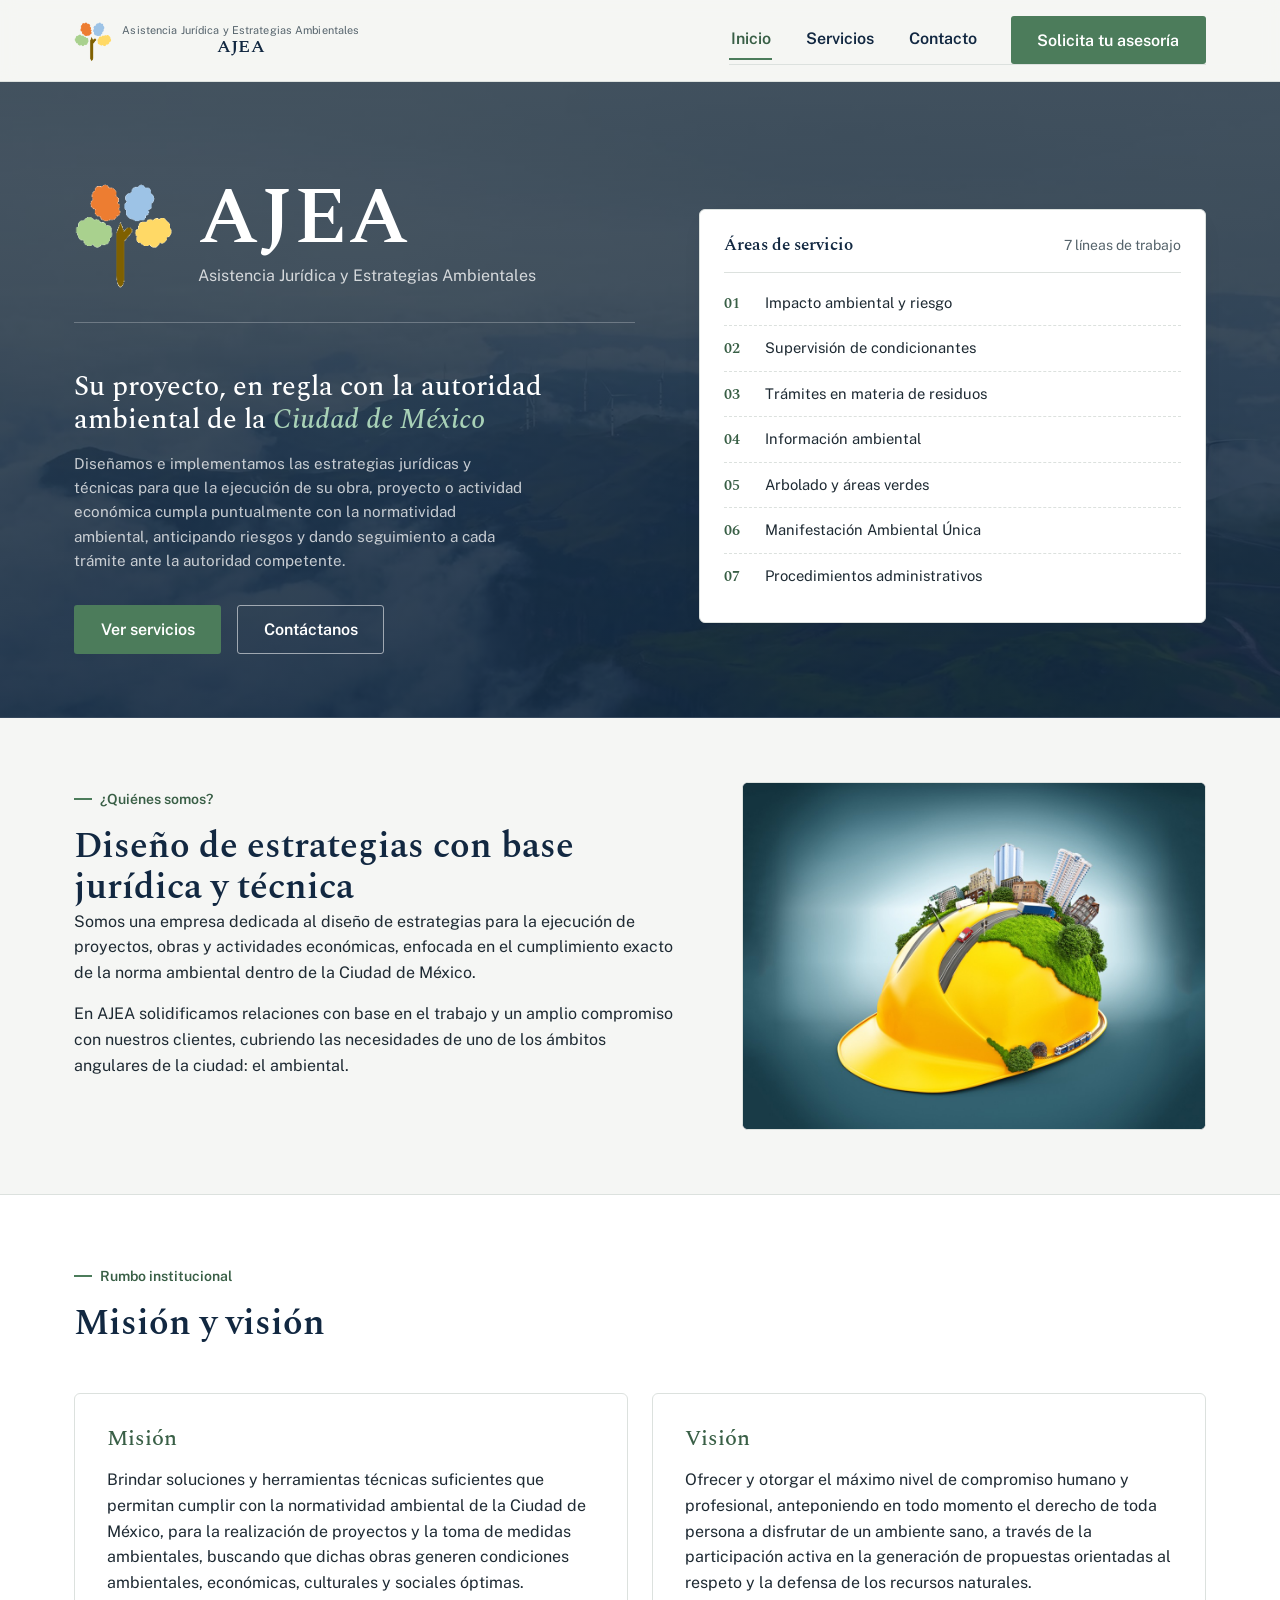
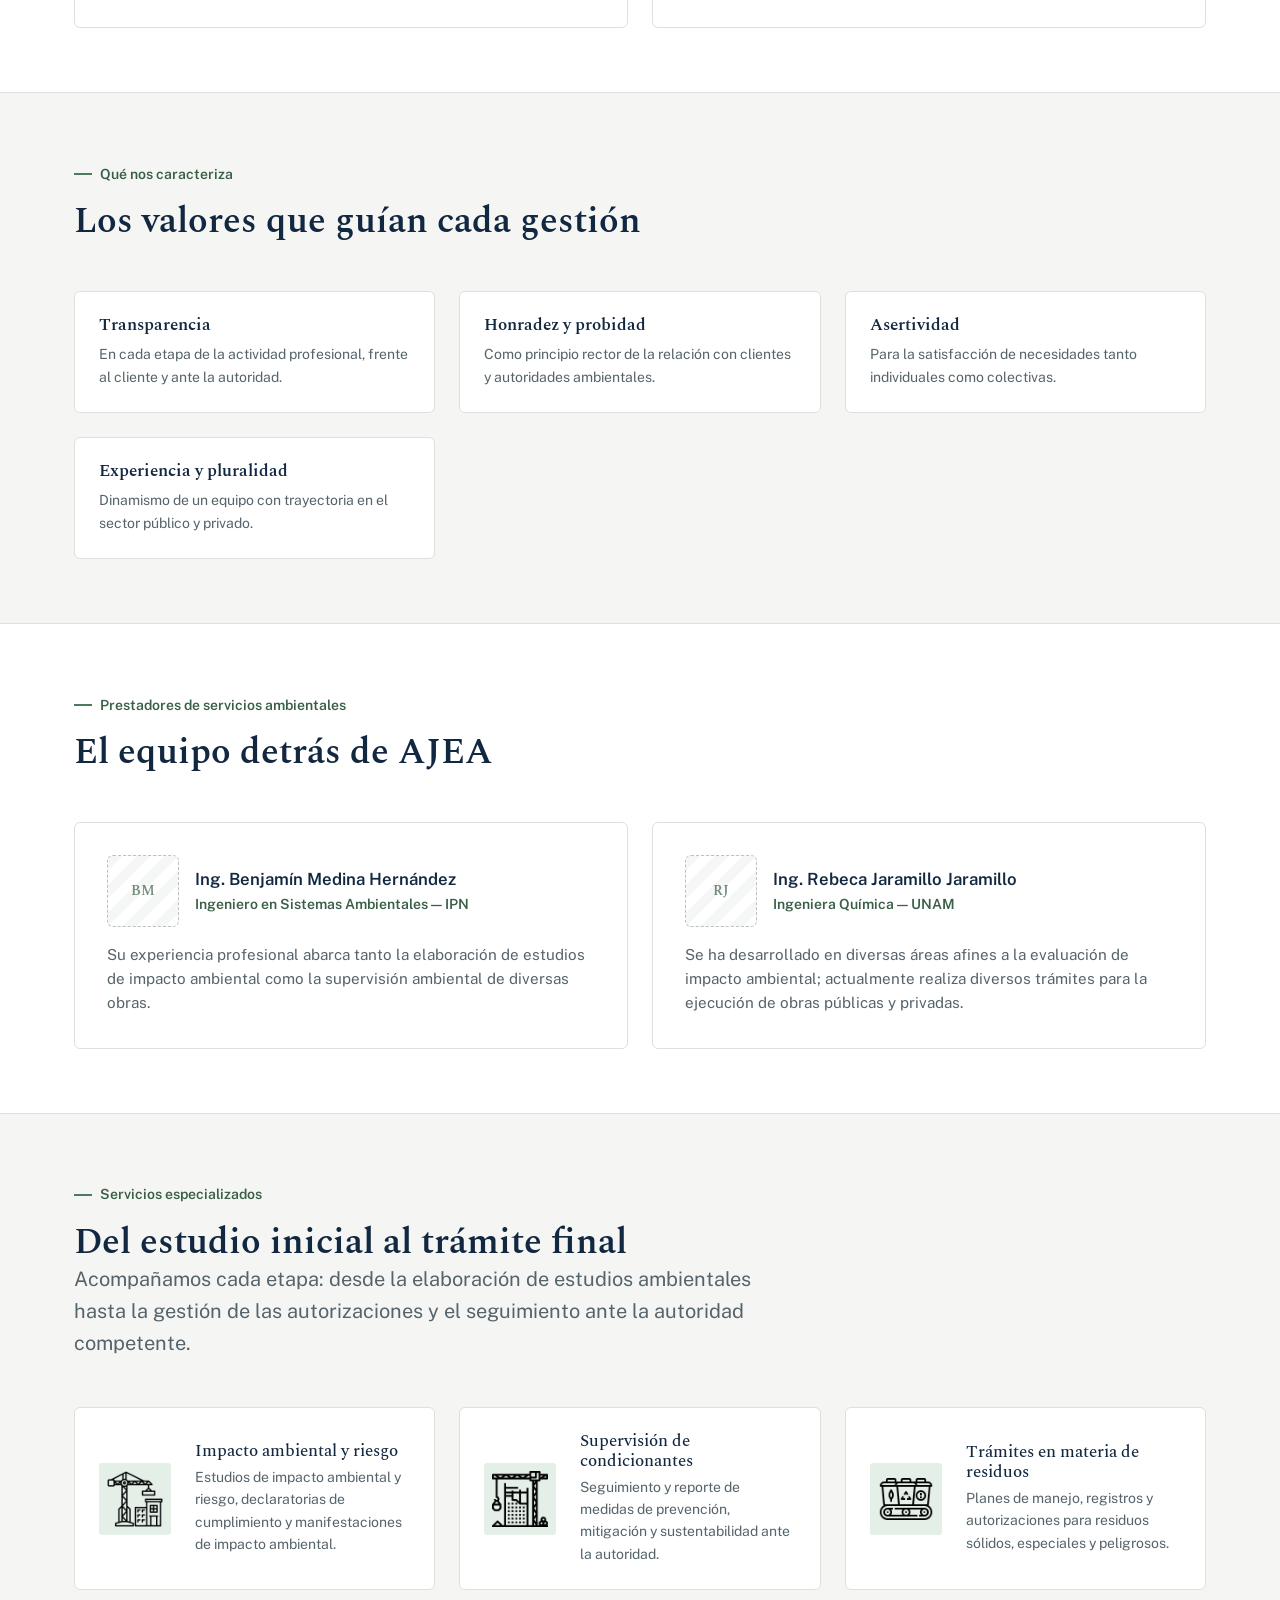
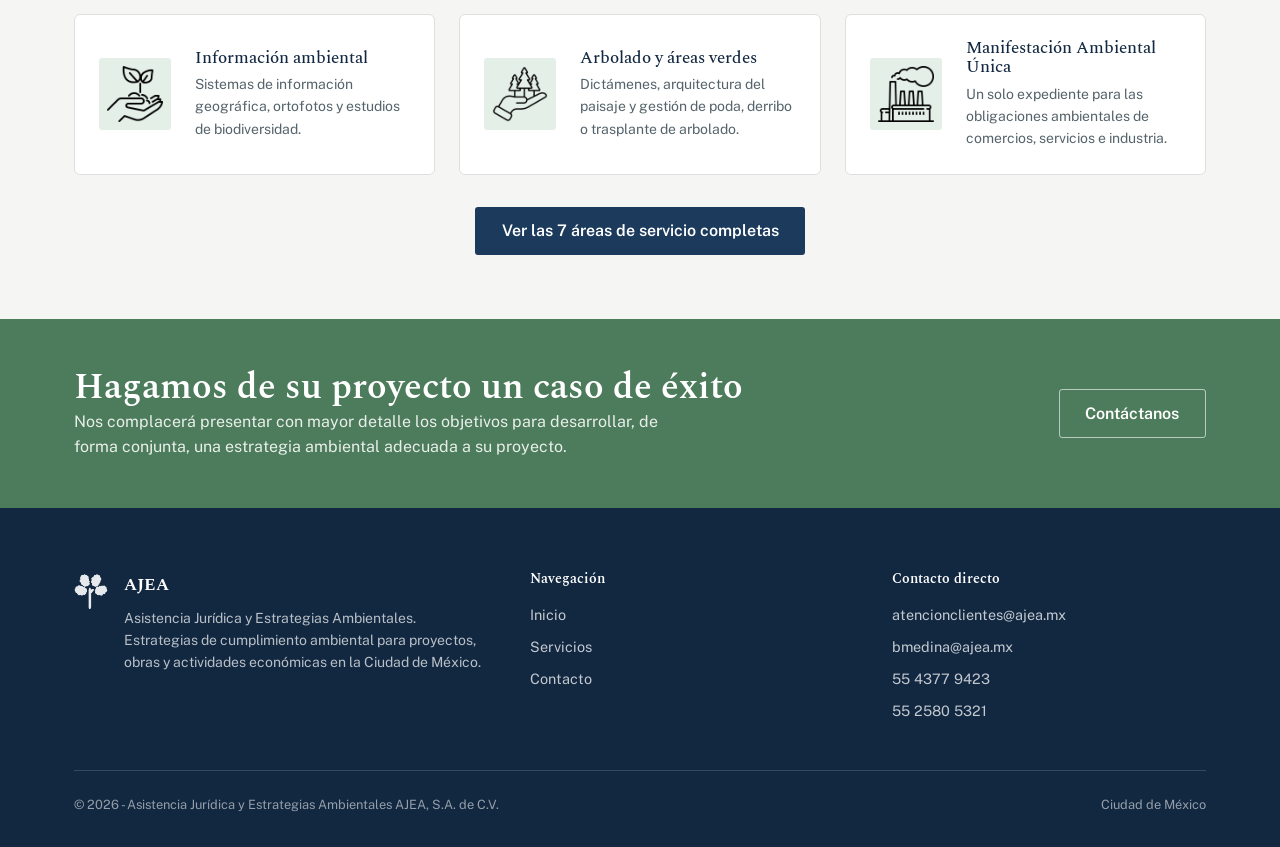
<file: index.html>
<!DOCTYPE html>
<html lang="es">
<head>
  <meta charset="UTF-8" />
  <meta name="viewport" content="width=device-width, initial-scale=1.0" />
  <title>AJEA — Asistencia Jurídica y Estrategias Ambientales | CDMX</title>
  <meta
    name="description"
    content="AJEA diseña e implementa estrategias jurídico-ambientales para proyectos, obras y actividades económicas en la Ciudad de México: impacto ambiental, residuos, información ambiental y arbolado."
  />
  <link rel="icon" type="image/png" href="assets/img/logoAJEA.png" />

  <!-- Open Graph / Facebook, WhatsApp, LinkedIn -->
  <meta property="og:type" content="website" />
  <meta property="og:url" content="https://ajea.mx/" />
  <meta property="og:site_name" content="AJEA" />
  <meta property="og:locale" content="es_MX" />
  <meta property="og:title" content="AJEA — Asistencia Jurídica y Estrategias Ambientales" />
  <meta
    property="og:description"
    content="Estrategias de cumplimiento ambiental para proyectos, obras y actividades económicas en la Ciudad de México."
  />
  <meta property="og:image" content="https://ajea.mx/assets/img/og-image.png" />
  <meta property="og:image:secure_url" content="https://ajea.mx/assets/img/og-image.png" />
  <meta property="og:image:type" content="image/png" />
  <meta property="og:image:width" content="1200" />
  <meta property="og:image:height" content="630" />
  <meta property="og:image:alt" content="AJEA — Asistencia Jurídica y Estrategias Ambientales" />

  <!-- Twitter / X Card -->
  <meta name="twitter:card" content="summary_large_image" />
  <meta name="twitter:title" content="AJEA — Asistencia Jurídica y Estrategias Ambientales" />
  <meta
    name="twitter:description"
    content="Estrategias de cumplimiento ambiental para proyectos, obras y actividades económicas en la Ciudad de México."
  />
  <meta name="twitter:image" content="https://ajea.mx/assets/img/og-image.png" />
  <meta name="twitter:image:alt" content="AJEA — Asistencia Jurídica y Estrategias Ambientales" />

  <link rel="preconnect" href="https://fonts.googleapis.com" />
  <link rel="preconnect" href="https://fonts.gstatic.com" crossorigin />
  <link
    href="https://fonts.googleapis.com/css2?family=Public+Sans:wght@400;500;600;700&family=Spectral:ital,wght@0,400;0,500;0,600;1,400&display=swap"
    rel="stylesheet"
  />
  <link rel="stylesheet" href="css/styles.css" />
</head>
<body>
  <a class="skip-link" href="#main">Saltar al contenido principal</a>

  <header class="site-header">
    <div class="container site-header__inner">
      <a href="index.html" class="logo">
        <img
          class="logo__img"
          src="assets/img/logoAJEA.png"
          alt="AJEA — Asistencia Jurídica y Estrategias Ambientales"
          width="125"
          height="140"
        />
        <span class="logo__text">
          <span class="logo__subtitle">Asistencia Jurídica y Estrategias Ambientales</span>
          <span class="logo__title">AJEA</span>
        </span>
      </a>

      <button class="nav__toggle" aria-expanded="false" aria-controls="nav-menu" aria-label="Abrir menú de navegación">
        <span class="nav__toggle-bar"></span>
        <span class="nav__toggle-bar"></span>
        <span class="nav__toggle-bar"></span>
      </button>

      <nav class="nav" id="nav-menu" aria-label="Navegación principal">
        <ul class="nav__list">
          <li><a class="nav__link" href="index.html">Inicio</a></li>
          <li><a class="nav__link" href="servicios.html">Servicios</a></li>
          <li><a class="nav__link" href="contacto.html">Contacto</a></li>
          <li class="nav__cta"><a class="btn btn--accent btn--block" href="contacto.html">Solicita tu asesoría</a></li>
        </ul>
      </nav>
    </div>
  </header>

  <main id="main">
    <!-- ============================= HERO ============================= -->
    <section class="hero">
      <!--
        Fondo del hero: video institucional real (assets/video/videoInicio.mp4),
        con imagen de respaldo (poster) generada del propio video para que se
        vea completo desde el primer fotograma mientras carga. Si en algún
        momento se prefiere una imagen fija en vez de video, basta remplazar
        el <video> por: <img class="hero__media-video" src="..." alt="" />
      -->
      <div class="hero__media" aria-hidden="true">
        <video class="hero__media-video" autoplay muted loop playsinline poster="assets/img/hero-poster.jpg">
          <source src="assets/video/videoInicio.mp4" type="video/mp4" />
        </video>
        <div class="hero__media-overlay"></div>
      </div>

      <div class="container hero__grid">
        <div class="hero__content">
          <!-- Remate visual principal: logo + nombre, integrados con el video de fondo -->
          <div class="hero__brandmark">
            <img
              class="hero__brandmark-logo"
              src="assets/img/logoAJEA.png"
              alt=""
              width="100"
              height="112"
            />
            <span>
              <span class="hero__brandmark-name">AJEA</span>
              <span class="hero__brandmark-tagline">Asistencia Jurídica y Estrategias Ambientales</span>
            </span>
          </div>

          <!-- Contenido secundario: eslogan y descripción -->
          <h1 class="hero__title">
            Su proyecto, en regla con la autoridad ambiental de la <em>Ciudad de México</em>
          </h1>
          <p class="hero__subtitle">
            Diseñamos e implementamos las estrategias jurídicas y técnicas para que la ejecución de su obra,
            proyecto o actividad económica cumpla puntualmente con la normatividad ambiental, anticipando riesgos
            y dando seguimiento a cada trámite ante la autoridad competente.
          </p>
          <div class="hero__actions">
            <a class="btn btn--accent" href="servicios.html">Ver servicios</a>
            <a class="btn btn--outline" href="contacto.html">Contáctanos</a>
          </div>
        </div>

        <div class="folio" aria-label="Áreas de servicio de AJEA">
          <div class="folio__title">
            <h2>Áreas de servicio</h2>
            <span>7 líneas de trabajo</span>
          </div>
          <ol class="folio__list">
            <li class="folio__item"><span class="folio__number">01</span><span class="folio__label">Impacto ambiental y riesgo</span></li>
            <li class="folio__item"><span class="folio__number">02</span><span class="folio__label">Supervisión de condicionantes</span></li>
            <li class="folio__item"><span class="folio__number">03</span><span class="folio__label">Trámites en materia de residuos</span></li>
            <li class="folio__item"><span class="folio__number">04</span><span class="folio__label">Información ambiental</span></li>
            <li class="folio__item"><span class="folio__number">05</span><span class="folio__label">Arbolado y áreas verdes</span></li>
            <li class="folio__item"><span class="folio__number">06</span><span class="folio__label">Manifestación Ambiental Única</span></li>
            <li class="folio__item"><span class="folio__number">07</span><span class="folio__label">Procedimientos administrativos</span></li>
            <!--
              Pendientes de confirmar (resaltados en amarillo en "servicios AJEA
              ago26.docx"): categoría 8 "Autorizaciones en materia hídrica" y
              categoría 9 "Documentos en materia urbana". Se ocultan del listado
              público hasta que se confirmen; ver el mismo comentario en
              servicios.html para reactivarlas.
              <li class="folio__item"><span class="folio__number">08</span><span class="folio__label">Autorizaciones en materia hídrica</span></li>
              <li class="folio__item"><span class="folio__number">09</span><span class="folio__label">Documentos en materia urbana</span></li>
            -->
          </ol>
        </div>
      </div>
    </section>

    <!-- =========================== NOSOTROS ============================ -->
    <section class="section" id="nosotros">
      <div class="container">
        <div class="about-grid">
          <div class="about-grid__text reveal">
            <span class="section__kicker">¿Quiénes somos?</span>
            <h2>Diseño de estrategias con base jurídica y técnica</h2>
            <p>
              Somos una empresa dedicada al diseño de estrategias para la ejecución de proyectos, obras y
              actividades económicas, enfocada en el cumplimiento exacto de la norma ambiental dentro de la
              Ciudad de México.
            </p>
            <p>
              En AJEA solidificamos relaciones con base en el trabajo y un amplio compromiso con nuestros
              clientes, cubriendo las necesidades de uno de los ámbitos angulares de la ciudad: el ambiental.
            </p>
          </div>

          <!-- Se decidió la Opción B (fotografía) de la prueba A/B anterior. -->
          <div class="media-frame reveal">
            <img class="media-frame__media" src="assets/img/inicio3.jpg" alt="Balanza de la justicia sobre un escritorio de oficina" loading="lazy" width="1600" height="1067" />
          </div>
        </div>
      </div>
    </section>

    <!-- ====================== MISIÓN Y VISIÓN ========================= -->
    <section class="section section--alt">
      <div class="container">
        <div class="section__header">
          <span class="section__kicker">Rumbo institucional</span>
          <h2>Misión y visión</h2>
        </div>
        <div class="mv-grid">
          <div class="mv-card reveal">
            <h3>Misión</h3>
            <p>
              Brindar soluciones y herramientas técnicas suficientes que permitan cumplir con la normatividad
              ambiental de la Ciudad de México, para la realización de proyectos y la toma de medidas
              ambientales, buscando que dichas obras generen condiciones ambientales, económicas, culturales y
              sociales óptimas.
            </p>
          </div>
          <div class="mv-card reveal">
            <h3>Visión</h3>
            <p>
              Ofrecer y otorgar el máximo nivel de compromiso humano y profesional, anteponiendo en todo momento
              el derecho de toda persona a disfrutar de un ambiente sano, a través de la participación activa en
              la generación de propuestas orientadas al respeto y la defensa de los recursos naturales.
            </p>
          </div>
        </div>
      </div>
    </section>

    <!-- ========================== VALORES ============================= -->
    <section class="section">
      <div class="container">
        <div class="section__header">
          <span class="section__kicker">Qué nos caracteriza</span>
          <h2>Los valores que guían cada gestión</h2>
        </div>
        <div class="service-grid">
          <article class="service-card reveal">
            <h3 class="service-card__title">Transparencia</h3>
            <p class="service-card__desc">En cada etapa de la actividad profesional, frente al cliente y ante la autoridad.</p>
          </article>
          <article class="service-card reveal">
            <h3 class="service-card__title">Honradez y probidad</h3>
            <p class="service-card__desc">Como principio rector de la relación con clientes y autoridades ambientales.</p>
          </article>
          <article class="service-card reveal">
            <h3 class="service-card__title">Asertividad</h3>
            <p class="service-card__desc">Para la satisfacción de necesidades tanto individuales como colectivas.</p>
          </article>
          <article class="service-card reveal">
            <h3 class="service-card__title">Experiencia y pluralidad</h3>
            <p class="service-card__desc">Dinamismo de un equipo con trayectoria en el sector público y privado.</p>
          </article>
        </div>
      </div>
    </section>

    <!-- =========================== EQUIPO ============================= -->
    <section class="section section--alt" id="equipo">
      <div class="container">
        <div class="section__header">
          <span class="section__kicker">Prestadores de servicios ambientales</span>
          <h2>El equipo detrás de AJEA</h2>
        </div>

        <div class="team-grid">
          <article class="team-card reveal">
            <div class="team-card__top">
              <div class="team-card__photo img-placeholder img-placeholder--square" aria-hidden="true">
                <span class="team-card__photo-initials">BM</span>
              </div>
              <div>
                <div class="team-card__name">Ing. Benjamín Medina Hernández</div>
                <div class="team-card__role">Ingeniero en Sistemas Ambientales — IPN</div>
              </div>
            </div>
            <p class="team-card__bio">
              Su experiencia profesional abarca tanto la elaboración de estudios de impacto ambiental como la
              supervisión ambiental de diversas obras.
            </p>
          </article>

          <article class="team-card reveal">
            <div class="team-card__top">
              <div class="team-card__photo img-placeholder img-placeholder--square" aria-hidden="true">
                <span class="team-card__photo-initials">RJ</span>
              </div>
              <div>
                <div class="team-card__name">Ing. Rebeca Jaramillo Jaramillo</div>
                <div class="team-card__role">Ingeniera Química — UNAM</div>
              </div>
            </div>
            <p class="team-card__bio">
              Se ha desarrollado en diversas áreas afines a la evaluación de impacto ambiental; actualmente
              realiza diversos trámites para la ejecución de obras públicas y privadas.
            </p>
          </article>
        </div>
      </div>
    </section>

    <!-- =========================== SERVICIOS =========================== -->
    <!--
      Pendientes de confirmar (resaltados en amarillo en "servicios AJEA
      ago26.docx"): categoría 8 "Autorizaciones en materia hídrica" y
      categoría 9 "Documentos en materia urbana" no se incluyen en este
      preview ni en el listado de servicios.html hasta que se confirmen.
    -->
    <section class="section">
      <div class="container">
        <div class="section__header">
          <span class="section__kicker">Servicios especializados</span>
          <h2>Del estudio inicial al trámite final</h2>
          <p class="lead">
            Acompañamos cada etapa: desde la elaboración de estudios ambientales hasta la gestión de las
            autorizaciones y el seguimiento ante la autoridad competente.
          </p>
        </div>

        <div class="service-tile-grid">
          <a class="service-tile reveal" href="servicios.html">
            <div class="service-tile__icon icon-tile" aria-hidden="true">
              <img src="assets/img/servicio1.png" alt="" width="72" height="72" loading="lazy" />
            </div>
            <div class="service-tile__body">
              <h3 class="service-tile__title">Impacto ambiental y riesgo</h3>
              <p class="service-tile__desc">
                Estudios de impacto ambiental y riesgo, declaratorias de cumplimiento y manifestaciones de impacto
                ambiental.
              </p>
            </div>
          </a>
          <a class="service-tile reveal" href="servicios.html">
            <div class="service-tile__icon icon-tile" aria-hidden="true">
              <img src="assets/img/servicio2.png" alt="" width="72" height="72" loading="lazy" />
            </div>
            <div class="service-tile__body">
              <h3 class="service-tile__title">Supervisión de condicionantes</h3>
              <p class="service-tile__desc">
                Seguimiento y reporte de medidas de prevención, mitigación y sustentabilidad ante la autoridad.
              </p>
            </div>
          </a>
          <a class="service-tile reveal" href="servicios.html">
            <div class="service-tile__icon icon-tile" aria-hidden="true">
              <img src="assets/img/servicio3.png" alt="" width="72" height="72" loading="lazy" />
            </div>
            <div class="service-tile__body">
              <h3 class="service-tile__title">Trámites en materia de residuos</h3>
              <p class="service-tile__desc">
                Planes de manejo, registros y autorizaciones para residuos sólidos, especiales y peligrosos.
              </p>
            </div>
          </a>
          <a class="service-tile reveal" href="servicios.html">
            <div class="service-tile__icon icon-tile" aria-hidden="true">
              <img src="assets/img/servicio4.png" alt="" width="72" height="72" loading="lazy" />
            </div>
            <div class="service-tile__body">
              <h3 class="service-tile__title">Información ambiental</h3>
              <p class="service-tile__desc">
                Sistemas de información geográfica, ortofotos y estudios de biodiversidad.
              </p>
            </div>
          </a>
          <a class="service-tile reveal" href="servicios.html">
            <div class="service-tile__icon icon-tile" aria-hidden="true">
              <img src="assets/img/servicio5.png" alt="" width="72" height="72" loading="lazy" />
            </div>
            <div class="service-tile__body">
              <h3 class="service-tile__title">Arbolado y áreas verdes</h3>
              <p class="service-tile__desc">
                Dictámenes, arquitectura del paisaje y gestión de poda, derribo o trasplante de arbolado.
              </p>
            </div>
          </a>
          <a class="service-tile reveal" href="servicios.html">
            <div class="service-tile__icon icon-tile" aria-hidden="true">
              <img src="assets/img/servicio6.png" alt="" width="72" height="72" loading="lazy" />
            </div>
            <div class="service-tile__body">
              <h3 class="service-tile__title">Manifestación Ambiental Única</h3>
              <p class="service-tile__desc">
                Un solo expediente para las obligaciones ambientales de comercios, servicios e industria.
              </p>
            </div>
          </a>
        </div>

        <div class="section-cta">
          <a class="btn btn--primary" href="servicios.html">Ver las 7 áreas de servicio completas</a>
        </div>
      </div>
    </section>

    <!-- ============================= CTA =============================== -->
    <section class="cta-band">
      <div class="container cta-band__inner">
        <div>
          <h2>Hagamos de su proyecto un caso de éxito</h2>
          <p>
            Nos complacerá presentar con mayor detalle los objetivos para desarrollar, de forma conjunta, una
            estrategia ambiental adecuada a su proyecto.
          </p>
        </div>
        <a class="btn btn--outline" href="contacto.html">Contáctanos</a>
      </div>
    </section>
  </main>

  <footer class="site-footer">
    <div class="container">
      <div class="footer__grid">
        <div class="footer__brand">
          <img src="assets/img/logoAJEA.png" alt="" width="34" height="38" loading="lazy" />
          <div class="footer__brand-text">
            <strong>AJEA</strong>
            <p>
              Asistencia Jurídica y Estrategias Ambientales. Estrategias de cumplimiento ambiental para proyectos,
              obras y actividades económicas en la Ciudad de México.
            </p>
          </div>
        </div>

        <div>
          <h3 class="footer__heading">Navegación</h3>
          <nav class="footer__list" aria-label="Enlaces del pie de página">
            <a href="index.html">Inicio</a>
            <a href="servicios.html">Servicios</a>
            <a href="contacto.html">Contacto</a>
          </nav>
        </div>

        <div>
          <h3 class="footer__heading">Contacto directo</h3>
          <div class="footer__list">
            <a href="mailto:atencionclientes@ajea.mx">atencionclientes@ajea.mx</a>
            <a href="mailto:bmedina@ajea.mx">bmedina@ajea.mx</a>
            <a href="tel:+525243779423">55 4377 9423</a>
            <a href="tel:+525225805321">55 2580 5321</a>
          </div>
        </div>
      </div>

      <div class="footer__bottom">
        <span>© 2026 - Asistencia Jurídica y Estrategias Ambientales AJEA, S.A. de C.V.</span>
        <span>Ciudad de México</span>
      </div>
    </div>
  </footer>

  <script src="js/script.js"></script>
</body>
</html>
</file>
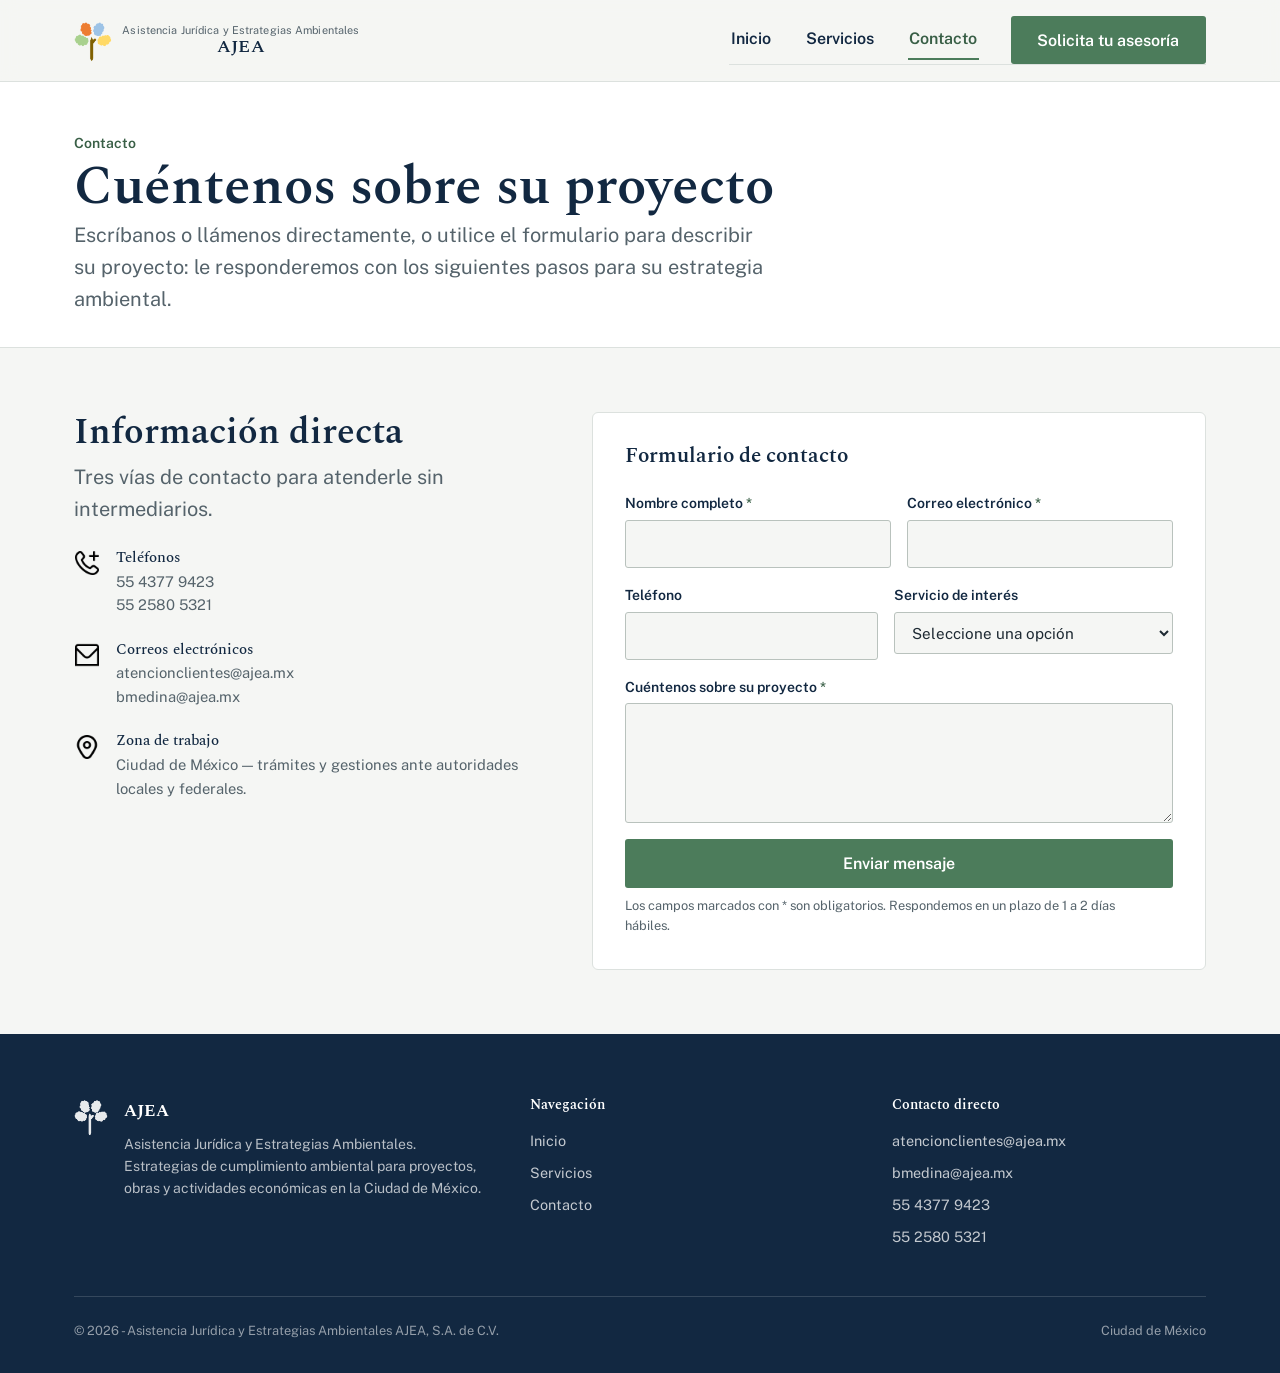
<file: contacto.html>
<!DOCTYPE html>
<html lang="es">
<head>
  <meta charset="UTF-8" />
  <meta name="viewport" content="width=device-width, initial-scale=1.0" />
  <title>Contacto — AJEA | Asistencia Jurídica y Estrategias Ambientales</title>
  <meta
    name="description"
    content="Contacta a AJEA para tu proyecto ambiental en la Ciudad de México: teléfonos, correos y formulario de contacto directo."
  />
  <link rel="icon" type="image/png" href="assets/img/logoAJEA.png" />

  <!-- Open Graph / Facebook, WhatsApp, LinkedIn -->
  <meta property="og:type" content="website" />
  <meta property="og:url" content="https://ajea.mx/contacto.html" />
  <meta property="og:site_name" content="AJEA" />
  <meta property="og:locale" content="es_MX" />
  <meta property="og:title" content="Contacto — AJEA" />
  <meta property="og:description" content="Escríbenos o llámanos para platicar sobre la estrategia ambiental de tu proyecto." />
  <meta property="og:image" content="https://ajea.mx/assets/img/og-image.png" />
  <meta property="og:image:secure_url" content="https://ajea.mx/assets/img/og-image.png" />
  <meta property="og:image:type" content="image/png" />
  <meta property="og:image:width" content="1200" />
  <meta property="og:image:height" content="630" />
  <meta property="og:image:alt" content="AJEA — Asistencia Jurídica y Estrategias Ambientales" />

  <!-- Twitter / X Card -->
  <meta name="twitter:card" content="summary_large_image" />
  <meta name="twitter:title" content="Contacto — AJEA" />
  <meta name="twitter:description" content="Escríbenos o llámanos para platicar sobre la estrategia ambiental de tu proyecto." />
  <meta name="twitter:image" content="https://ajea.mx/assets/img/og-image.png" />
  <meta name="twitter:image:alt" content="AJEA — Asistencia Jurídica y Estrategias Ambientales" />

  <link rel="preconnect" href="https://fonts.googleapis.com" />
  <link rel="preconnect" href="https://fonts.gstatic.com" crossorigin />
  <link
    href="https://fonts.googleapis.com/css2?family=Public+Sans:wght@400;500;600;700&family=Spectral:ital,wght@0,400;0,500;0,600;1,400&display=swap"
    rel="stylesheet"
  />
  <link rel="stylesheet" href="css/styles.css" />
</head>
<body>
  <a class="skip-link" href="#main">Saltar al contenido principal</a>

  <header class="site-header">
    <div class="container site-header__inner">
      <a href="index.html" class="logo">
        <img
          class="logo__img"
          src="assets/img/logoAJEA.png"
          alt="AJEA — Asistencia Jurídica y Estrategias Ambientales"
          width="125"
          height="140"
        />
        <span class="logo__text">
          <span class="logo__subtitle">Asistencia Jurídica y Estrategias Ambientales</span>
          <span class="logo__title">AJEA</span>
        </span>
      </a>

      <button class="nav__toggle" aria-expanded="false" aria-controls="nav-menu" aria-label="Abrir menú de navegación">
        <span class="nav__toggle-bar"></span>
        <span class="nav__toggle-bar"></span>
        <span class="nav__toggle-bar"></span>
      </button>

      <nav class="nav" id="nav-menu" aria-label="Navegación principal">
        <ul class="nav__list">
          <li><a class="nav__link" href="index.html">Inicio</a></li>
          <li><a class="nav__link" href="servicios.html">Servicios</a></li>
          <li><a class="nav__link" href="contacto.html">Contacto</a></li>
          <li class="nav__cta"><a class="btn btn--accent btn--block" href="contacto.html">Solicita tu asesoría</a></li>
        </ul>
      </nav>
    </div>
  </header>

  <main id="main">
    <!-- ========================= ENCABEZADO ========================= -->
    <section class="page-header">
      <div class="container">
        <span class="page-header__eyebrow">Contacto</span>
        <h1>Cuéntenos sobre su proyecto</h1>
        <p class="lead">
          Escríbanos o llámenos directamente, o utilice el formulario para describir su proyecto: le
          responderemos con los siguientes pasos para su estrategia ambiental.
        </p>
      </div>
    </section>

    <!-- =========================== CONTACTO ============================ -->
    <section class="section">
      <div class="container contact-grid">

        <!-- Información directa -->
        <div class="reveal">
          <h2>Información directa</h2>
          <p class="lead" style="margin-top: var(--sp-1);">Tres vías de contacto para atenderle sin intermediarios.</p>

          <div class="contact-info__list">
            <div class="contact-info__item">
              <span class="contact-info__icon" aria-hidden="true">
                <img src="assets/img/ic_phone.png" alt="" width="18" height="18" loading="lazy" />
              </span>
              <div>
                <h3>Teléfonos</h3>
                <a href="tel:+525243779423">55 4377 9423</a>
                <a href="tel:+525225805321">55 2580 5321</a>
              </div>
            </div>

            <div class="contact-info__item">
              <span class="contact-info__icon" aria-hidden="true">
                <img src="assets/img/ic_mail.png" alt="" width="18" height="18" loading="lazy" />
              </span>
              <div>
                <h3>Correos electrónicos</h3>
                <a href="mailto:atencionclientes@ajea.mx">atencionclientes@ajea.mx</a>
                <a href="mailto:bmedina@ajea.mx">bmedina@ajea.mx</a>
              </div>
            </div>

            <div class="contact-info__item">
              <span class="contact-info__icon" aria-hidden="true">
                <img src="assets/img/ic_loc.png" alt="" width="18" height="18" loading="lazy" />
              </span>
              <div>
                <h3>Zona de trabajo</h3>
                <span>Ciudad de México — trámites y gestiones ante autoridades locales y federales.</span>
              </div>
            </div>
          </div>
        </div>

        <!-- Formulario -->
        <div class="reveal">
          <!--
            Formspree conectado: https://formspree.io/f/xbdnzvey
            El primer envío real (no de prueba) llega como un correo de
            confirmación de Formspree — hay que abrirlo y confirmar la
            dirección para que el formulario quede activado.
          -->
          <form
            id="contact-form"
            class="contact-form"
            action="https://formspree.io/f/xbdnzvey"
            method="POST"
            novalidate
          >
            <h2 style="font-size: 1.3rem; margin-bottom: var(--sp-3);">Formulario de contacto</h2>

            <input type="hidden" name="_subject" value="Nuevo mensaje desde el sitio web de AJEA" />

            <div class="form-row form-row--2">
              <div class="form-field">
                <label class="form-label" for="nombre">Nombre completo <span class="req">*</span></label>
                <input class="form-input" type="text" id="nombre" name="nombre" autocomplete="name" required />
              </div>
              <div class="form-field">
                <label class="form-label" for="correo">Correo electrónico <span class="req">*</span></label>
                <input class="form-input" type="email" id="correo" name="correo" autocomplete="email" required />
              </div>
            </div>

            <div class="form-row form-row--2">
              <div class="form-field">
                <label class="form-label" for="telefono">Teléfono</label>
                <input class="form-input" type="tel" id="telefono" name="telefono" autocomplete="tel" />
              </div>
              <div class="form-field">
                <label class="form-label" for="servicio">Servicio de interés</label>
                <select class="form-select" id="servicio" name="servicio">
                  <option value="">Seleccione una opción</option>
                  <option value="Impacto ambiental y riesgo">Impacto ambiental y riesgo</option>
                  <option value="Supervisión de condicionantes">Supervisión de condicionantes</option>
                  <option value="Trámites en materia de residuos">Trámites en materia de residuos</option>
                  <option value="Información ambiental">Información ambiental</option>
                  <option value="Arbolado y áreas verdes">Arbolado y áreas verdes</option>
                  <option value="Manifestación Ambiental Única">Manifestación Ambiental Única</option>
                  <option value="Procedimientos administrativos">Procedimientos administrativos</option>
                  <option value="Otro">Otro</option>
                </select>
              </div>
            </div>

            <div class="form-row">
              <div class="form-field">
                <label class="form-label" for="mensaje">Cuéntenos sobre su proyecto <span class="req">*</span></label>
                <textarea class="form-textarea" id="mensaje" name="mensaje" required></textarea>
              </div>
            </div>

            <button class="btn btn--accent btn--block" type="submit">Enviar mensaje</button>
            <p class="form-note">Los campos marcados con * son obligatorios. Respondemos en un plazo de 1 a 2 días hábiles.</p>
            <div id="form-status" class="form-status" aria-live="polite"></div>
          </form>
        </div>
      </div>
    </section>
  </main>

  <footer class="site-footer">
    <div class="container">
      <div class="footer__grid">
        <div class="footer__brand">
          <img src="assets/img/logoAJEA.png" alt="" width="34" height="38" loading="lazy" />
          <div class="footer__brand-text">
            <strong>AJEA</strong>
            <p>
              Asistencia Jurídica y Estrategias Ambientales. Estrategias de cumplimiento ambiental para proyectos,
              obras y actividades económicas en la Ciudad de México.
            </p>
          </div>
        </div>

        <div>
          <h3 class="footer__heading">Navegación</h3>
          <nav class="footer__list" aria-label="Enlaces del pie de página">
            <a href="index.html">Inicio</a>
            <a href="servicios.html">Servicios</a>
            <a href="contacto.html">Contacto</a>
          </nav>
        </div>

        <div>
          <h3 class="footer__heading">Contacto directo</h3>
          <div class="footer__list">
            <a href="mailto:atencionclientes@ajea.mx">atencionclientes@ajea.mx</a>
            <a href="mailto:bmedina@ajea.mx">bmedina@ajea.mx</a>
            <a href="tel:+525243779423">55 4377 9423</a>
            <a href="tel:+525225805321">55 2580 5321</a>
          </div>
        </div>
      </div>

      <div class="footer__bottom">
        <span>© 2026 - Asistencia Jurídica y Estrategias Ambientales AJEA, S.A. de C.V.</span>
        <span>Ciudad de México</span>
      </div>
    </div>
  </footer>

  <script src="js/script.js"></script>
</body>
</html>
</file>
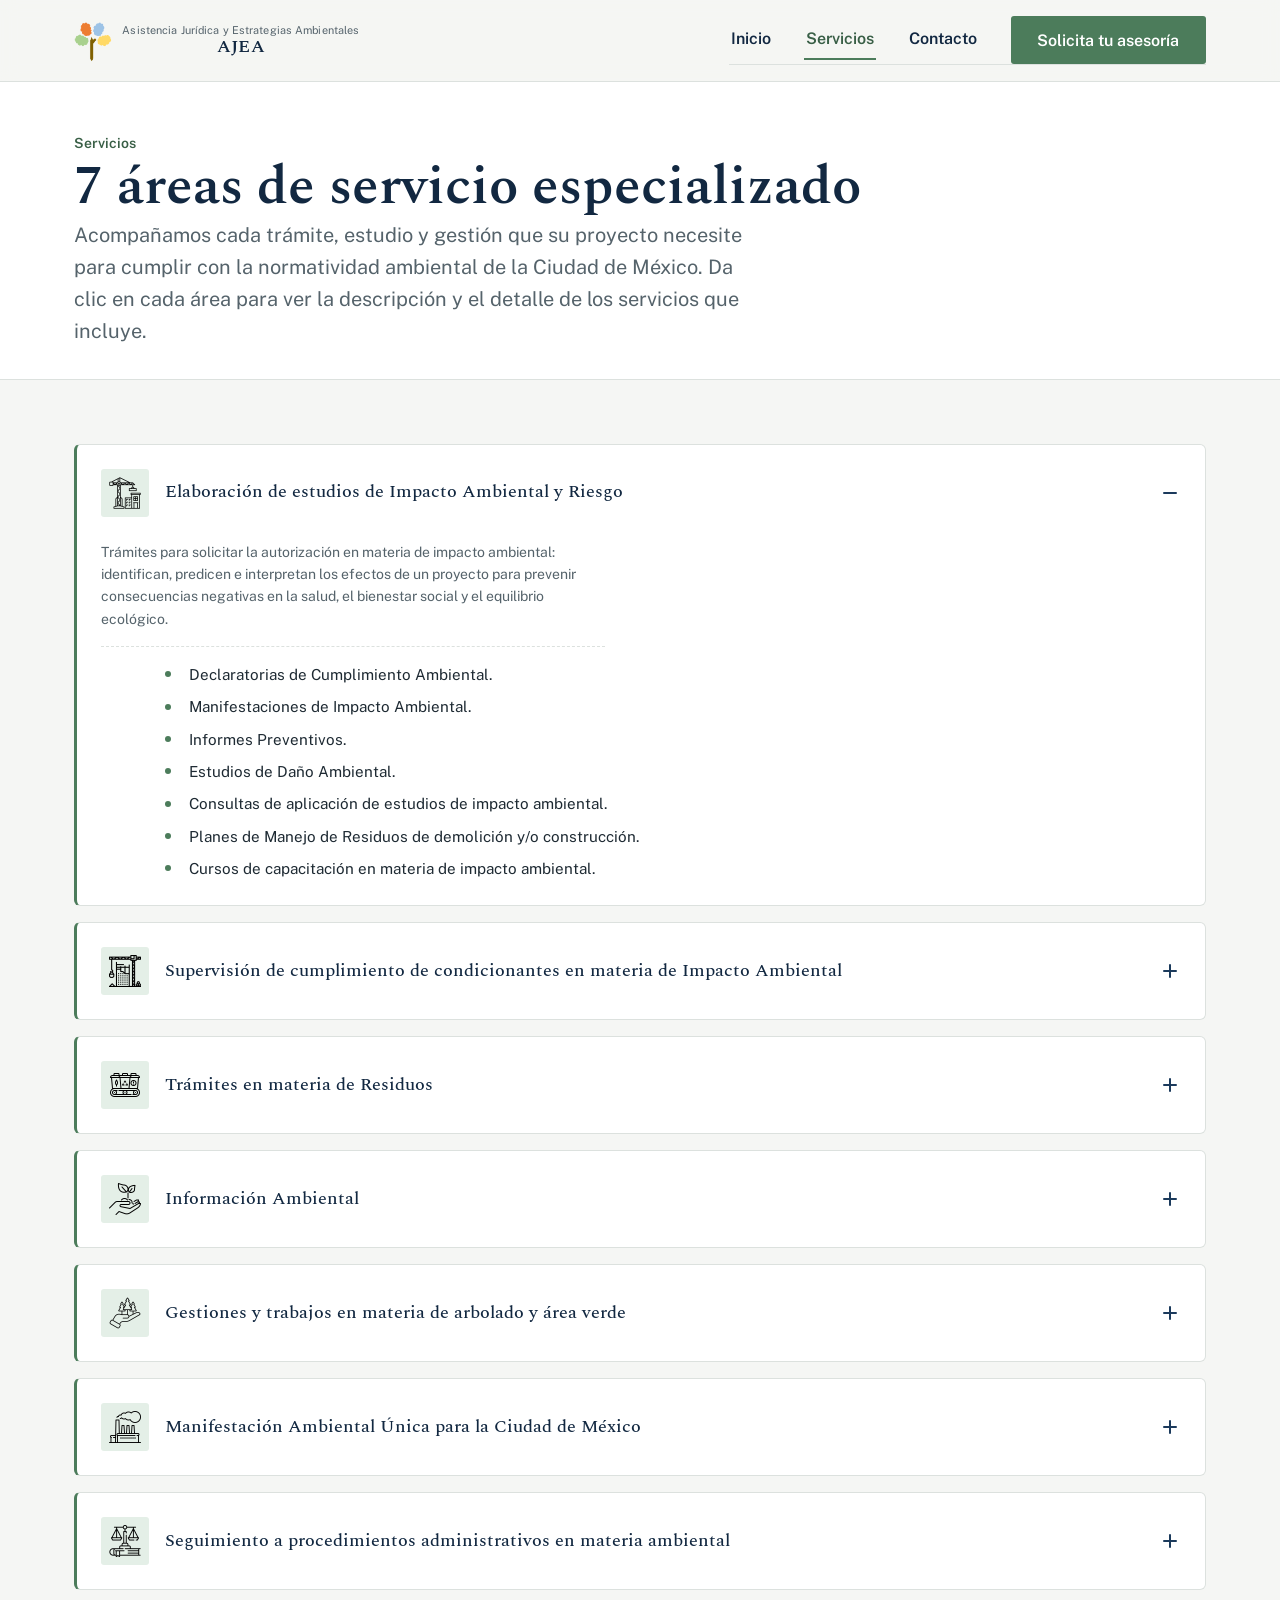
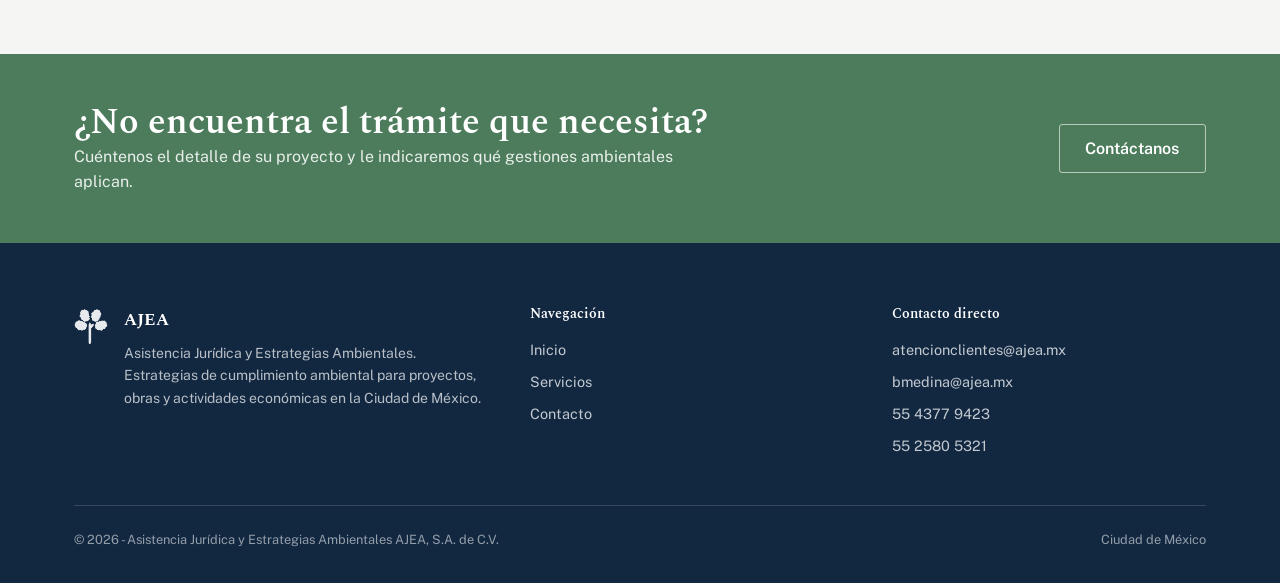
<file: servicios.html>
<!DOCTYPE html>
<html lang="es">
<head>
  <meta charset="UTF-8" />
  <meta name="viewport" content="width=device-width, initial-scale=1.0" />
  <title>Servicios — AJEA | Asistencia Jurídica y Estrategias Ambientales</title>
  <meta
    name="description"
    content="7 áreas de servicio especializado de AJEA: impacto ambiental y riesgo, supervisión de condicionantes, residuos, información ambiental, arbolado, Manifestación Ambiental Única y procedimientos administrativos en la Ciudad de México."
  />
  <link rel="icon" type="image/png" href="assets/img/logoAJEA.png" />

  <!-- Open Graph / Facebook, WhatsApp, LinkedIn -->
  <meta property="og:type" content="website" />
  <meta property="og:url" content="https://ajea.mx/servicios.html" />
  <meta property="og:site_name" content="AJEA" />
  <meta property="og:locale" content="es_MX" />
  <meta property="og:title" content="Servicios — AJEA" />
  <meta property="og:description" content="7 áreas de servicio especializado en materia ambiental para la Ciudad de México." />
  <meta property="og:image" content="https://ajea.mx/assets/img/og-image.png" />
  <meta property="og:image:secure_url" content="https://ajea.mx/assets/img/og-image.png" />
  <meta property="og:image:type" content="image/png" />
  <meta property="og:image:width" content="1200" />
  <meta property="og:image:height" content="630" />
  <meta property="og:image:alt" content="AJEA — Asistencia Jurídica y Estrategias Ambientales" />

  <!-- Twitter / X Card -->
  <meta name="twitter:card" content="summary_large_image" />
  <meta name="twitter:title" content="Servicios — AJEA" />
  <meta name="twitter:description" content="7 áreas de servicio especializado en materia ambiental para la Ciudad de México." />
  <meta name="twitter:image" content="https://ajea.mx/assets/img/og-image.png" />
  <meta name="twitter:image:alt" content="AJEA — Asistencia Jurídica y Estrategias Ambientales" />

  <link rel="preconnect" href="https://fonts.googleapis.com" />
  <link rel="preconnect" href="https://fonts.gstatic.com" crossorigin />
  <link
    href="https://fonts.googleapis.com/css2?family=Public+Sans:wght@400;500;600;700&family=Spectral:ital,wght@0,500;0,600;1,400&display=swap"
    rel="stylesheet"
  />
  <link rel="stylesheet" href="css/styles.css" />
</head>
<body>
  <a class="skip-link" href="#main">Saltar al contenido principal</a>

  <header class="site-header">
    <div class="container site-header__inner">
      <a href="index.html" class="logo">
        <img
          class="logo__img"
          src="assets/img/logoAJEA.png"
          alt="AJEA — Asistencia Jurídica y Estrategias Ambientales"
          width="125"
          height="140"
        />
        <span class="logo__text">
          <span class="logo__subtitle">Asistencia Jurídica y Estrategias Ambientales</span>
          <span class="logo__title">AJEA</span>
        </span>
      </a>

      <button class="nav__toggle" aria-expanded="false" aria-controls="nav-menu" aria-label="Abrir menú de navegación">
        <span class="nav__toggle-bar"></span>
        <span class="nav__toggle-bar"></span>
        <span class="nav__toggle-bar"></span>
      </button>

      <nav class="nav" id="nav-menu" aria-label="Navegación principal">
        <ul class="nav__list">
          <li><a class="nav__link" href="index.html">Inicio</a></li>
          <li><a class="nav__link" href="servicios.html">Servicios</a></li>
          <li><a class="nav__link" href="contacto.html">Contacto</a></li>
          <li class="nav__cta"><a class="btn btn--accent btn--block" href="contacto.html">Solicita tu asesoría</a></li>
        </ul>
      </nav>
    </div>
  </header>

  <main id="main">
    <!-- ========================= ENCABEZADO ========================= -->
    <section class="page-header">
      <div class="container">
        <span class="page-header__eyebrow">Servicios</span>
        <h1>7 áreas de servicio especializado</h1>
        <p class="lead">
          Acompañamos cada trámite, estudio y gestión que su proyecto necesite para cumplir con la normatividad
          ambiental de la Ciudad de México. Da clic en cada área para ver la descripción y el detalle de los
          servicios que incluye.
        </p>
      </div>
    </section>

    <!-- ========================== ACORDEÓN ============================ -->
    <!--
      Nota de contenido: en "servicios AJEA ago26.docx" la categoría 8
      (Gestión de autorizaciones en materia hídrica), la categoría 9 (Gestión
      de documentos en materia Urbana) y dos sub-servicios de la categoría 4
      (PCES y Registro al Programa de Auditoría Ambiental) están resaltados
      en amarillo. Se interpretan como servicios PENDIENTES DE CONFIRMAR y
      por eso quedan comentados más abajo (no se muestran en el sitio) hasta
      que el cliente confirme si deben publicarse. El listado visible pasa
      de 9 a 7 áreas mientras tanto.
    -->
    <section class="section">
      <div class="container">
        <div class="accordion">

          <!-- 1 -->
          <div class="accordion__item">
            <h3 class="accordion__header">
              <button class="accordion__button" aria-expanded="true" aria-controls="panel-01" id="acc-btn-01">
                <span class="accordion__thumb icon-tile" aria-hidden="true">
                  <img src="assets/img/servicio1.png" alt="" width="48" height="48" loading="lazy" />
                </span>
                <span class="accordion__heading">
                  <span class="accordion__title">Elaboración de estudios de Impacto Ambiental y Riesgo</span>
                </span>
                <span class="accordion__icon" aria-hidden="true"></span>
              </button>
            </h3>
            <div class="accordion__panel" id="panel-01" role="region" aria-labelledby="acc-btn-01">
              <div class="accordion__panel-inner">
                <p class="accordion__desc">
                  Trámites para solicitar la autorización en materia de impacto ambiental: identifican,
                  predicen e interpretan los efectos de un proyecto para prevenir consecuencias negativas en la
                  salud, el bienestar social y el equilibrio ecológico.
                </p>
                <ul class="accordion__list">
                  <li>Declaratorias de Cumplimiento Ambiental.</li>
                  <li>Manifestaciones de Impacto Ambiental.</li>
                  <li>Informes Preventivos.</li>
                  <li>Estudios de Daño Ambiental.</li>
                  <li>Consultas de aplicación de estudios de impacto ambiental.</li>
                  <li>Planes de Manejo de Residuos de demolición y/o construcción.</li>
                  <li>Cursos de capacitación en materia de impacto ambiental.</li>
                </ul>
              </div>
            </div>
          </div>

          <!-- 2 -->
          <div class="accordion__item">
            <h3 class="accordion__header">
              <button class="accordion__button" aria-expanded="false" aria-controls="panel-02" id="acc-btn-02">
                <span class="accordion__thumb icon-tile" aria-hidden="true">
                  <img src="assets/img/servicio2.png" alt="" width="48" height="48" loading="lazy" />
                </span>
                <span class="accordion__heading">
                  <span class="accordion__title">Supervisión de cumplimiento de condicionantes en materia de Impacto Ambiental</span>
                </span>
                <span class="accordion__icon" aria-hidden="true"></span>
              </button>
            </h3>
            <div class="accordion__panel" id="panel-02" role="region" aria-labelledby="acc-btn-02">
              <div class="accordion__panel-inner">
                <p class="accordion__desc">
                  Proceso de revisión y control para verificar que un proyecto, obra o actividad cumpla con las
                  medidas y restricciones establecidas por la autoridad ambiental en su autorización de
                  impacto ambiental.
                </p>
                <ul class="accordion__list">
                  <li>Seguimiento y reporte de medidas ambientales implementadas en obra, derivadas de la tramitación de Declaratorias de Cumplimiento Ambiental.</li>
                  <li>Seguimiento y reporte de cumplimiento de condicionantes, medidas de prevención, mitigación y criterios de sustentabilidad en materia de impacto ambiental.</li>
                  <li>Seguimiento y reporte de medidas de mitigación y compensación ambiental de Dictámenes de Daño Ambiental.</li>
                  <li>Gestión ante las Unidades de Inspección en materia de residuos de demolición y/o construcción.</li>
                </ul>
              </div>
            </div>
          </div>

          <!-- 3 -->
          <div class="accordion__item">
            <h3 class="accordion__header">
              <button class="accordion__button" aria-expanded="false" aria-controls="panel-03" id="acc-btn-03">
                <span class="accordion__thumb icon-tile" aria-hidden="true">
                  <img src="assets/img/servicio3.png" alt="" width="48" height="48" loading="lazy" />
                </span>
                <span class="accordion__heading">
                  <span class="accordion__title">Trámites en materia de Residuos</span>
                </span>
                <span class="accordion__icon" aria-hidden="true"></span>
              </button>
            </h3>
            <div class="accordion__panel" id="panel-03" role="region" aria-labelledby="acc-btn-03">
              <div class="accordion__panel-inner">
                <p class="accordion__desc">
                  Acciones y normas operativas, de planeación, administrativas, de monitoreo, supervisión y
                  evaluación para el manejo de los residuos sólidos, desde su generación hasta su disposición
                  final.
                </p>
                <ul class="accordion__list">
                  <li>Planes de Manejo de Residuos plásticos Posconsumo.</li>
                  <li>Planes de Manejo de Residuos, respecto de actividades no sujetas a Manifestación Ambiental Única.</li>
                  <li>Gestión para la Autorización para la comercialización y distribución de plásticos de un solo uso.</li>
                  <li>Autorización y Registro de establecimientos mercantiles, de servicios y/o unidades de transporte de residuos sólidos urbanos y/o de manejo especial (RAMIR).</li>
                  <li>Registro de generadores de residuos peligrosos ante SEMARNAT.</li>
                  <li>Cursos de capacitación en materia de manejo integral de residuos de demolición y/o construcción.</li>
                </ul>
              </div>
            </div>
          </div>

          <!-- 4 -->
          <div class="accordion__item">
            <h3 class="accordion__header">
              <button class="accordion__button" aria-expanded="false" aria-controls="panel-04" id="acc-btn-04">
                <span class="accordion__thumb icon-tile" aria-hidden="true">
                  <img src="assets/img/servicio4.png" alt="" width="48" height="48" loading="lazy" />
                </span>
                <span class="accordion__heading">
                  <span class="accordion__title">Información Ambiental</span>
                </span>
                <span class="accordion__icon" aria-hidden="true"></span>
              </button>
            </h3>
            <div class="accordion__panel" id="panel-04" role="region" aria-labelledby="acc-btn-04">
              <div class="accordion__panel-inner">
                <p class="accordion__desc">
                  Datos que exponen el estado de los elementos del medio ambiente y su interacción, procesados
                  para la toma de decisiones y la identificación de medidas que prevengan, mitiguen o
                  compensen impactos ambientales.
                </p>
                <ul class="accordion__list">
                  <li>Elaboración de Sistemas de Información Geográfica, para trámites en materia de impacto ambiental.</li>
                  <li>Obtención de Ortofotos.</li>
                  <li>Elaboración de Estudios de Biodiversidad.</li>
                  <li>Gestión para la delimitación de superficies respecto de áreas de protección ecológica.</li>
                  <li>Tramitación de Constancias de Reducción e Incentivos Fiscales.</li>
                  <!--
                    Pendientes de confirmar (resaltado en amarillo en el documento fuente):
                    <li>Tramitación de Certificación de Edificaciones Sustentables de la Ciudad de México (PCES).</li>
                    <li>Solicitud de Registro al Programa de Auditoría Ambiental.</li>
                  -->
                </ul>
              </div>
            </div>
          </div>

          <!-- 5 -->
          <div class="accordion__item">
            <h3 class="accordion__header">
              <button class="accordion__button" aria-expanded="false" aria-controls="panel-05" id="acc-btn-05">
                <span class="accordion__thumb icon-tile" aria-hidden="true">
                  <img src="assets/img/servicio5.png" alt="" width="48" height="48" loading="lazy" />
                </span>
                <span class="accordion__heading">
                  <span class="accordion__title">Gestiones y trabajos en materia de arbolado y área verde</span>
                </span>
                <span class="accordion__icon" aria-hidden="true"></span>
              </button>
            </h3>
            <div class="accordion__panel" id="panel-05" role="region" aria-labelledby="acc-btn-05">
              <div class="accordion__panel-inner">
                <p class="accordion__desc">
                  Acciones técnicas y administrativas orientadas a mantener la salud de los árboles, proteger a
                  la ciudadanía y asegurar la infraestructura pública.
                </p>
                <ul class="accordion__list">
                  <li>Elaboración de Dictámenes de arbolado y área verde – área permeable.</li>
                  <li>Elaboración de Programas de Arquitectura del Paisaje.</li>
                  <li>Identificación de sitios para plantación o trasplante de arbolado, creación de áreas verdes.</li>
                  <li>Actividades de poda, derribo o trasplante de arbolado.</li>
                  <li>Actividades de creación, mejoramiento o rehabilitación de área verde.</li>
                  <li>Gestión para el manejo de residuos de arbolado y área verde.</li>
                </ul>
              </div>
            </div>
          </div>

          <!-- 6 -->
          <div class="accordion__item">
            <h3 class="accordion__header">
              <button class="accordion__button" aria-expanded="false" aria-controls="panel-06" id="acc-btn-06">
                <span class="accordion__thumb icon-tile" aria-hidden="true">
                  <img src="assets/img/servicio6.png" alt="" width="48" height="48" loading="lazy" />
                </span>
                <span class="accordion__heading">
                  <span class="accordion__title">Manifestación Ambiental Única para la Ciudad de México</span>
                </span>
                <span class="accordion__icon" aria-hidden="true"></span>
              </button>
            </h3>
            <div class="accordion__panel" id="panel-06" role="region" aria-labelledby="acc-btn-06">
              <div class="accordion__panel-inner">
                <p class="accordion__desc">
                  Trámite de regulación ambiental que reúne, en un solo expediente, todas las obligaciones
                  operativas de índole ambiental de los establecimientos comerciales, de servicios e
                  industriales.
                </p>
                <ul class="accordion__list">
                  <li>Identificación de las obligaciones ambientales de los responsables de las fuentes fijas (servicios, comercios, industria, entre otros).</li>
                  <li>Elaboración de estudios y monitoreos a través de laboratorios ambientales acreditados por la Entidad Mexicana de Acreditación.</li>
                </ul>
              </div>
            </div>
          </div>

          <!-- 7 -->
          <div class="accordion__item">
            <h3 class="accordion__header">
              <button class="accordion__button" aria-expanded="false" aria-controls="panel-07" id="acc-btn-07">
                <span class="accordion__thumb icon-tile" aria-hidden="true">
                  <img src="assets/img/servicio7.png" alt="" width="48" height="48" loading="lazy" />
                </span>
                <span class="accordion__heading">
                  <span class="accordion__title">Seguimiento a procedimientos administrativos en materia ambiental</span>
                </span>
                <span class="accordion__icon" aria-hidden="true"></span>
              </button>
            </h3>
            <div class="accordion__panel" id="panel-07" role="region" aria-labelledby="acc-btn-07">
              <div class="accordion__panel-inner">
                <p class="accordion__desc">
                  Revisión y consulta del estado de los expedientes ante las autoridades competentes, así como
                  supervisión de las medidas correctivas impuestas en los procedimientos de verificación.
                </p>
                <ul class="accordion__list">
                  <li>Desahogo de procedimientos de inspección y vigilancia ambiental (DGIVA).</li>
                  <li>Desahogo de procedimientos de denuncia ambiental ante la PAOT.</li>
                  <li>Tramitación de copias simples / certificadas de documentación en materia ambiental.</li>
                </ul>
              </div>
            </div>
          </div>

          <!--
            8 y 9 — PENDIENTES DE CONFIRMAR (resaltadas en amarillo en
            "servicios AJEA ago26.docx"). Se dejan completas y comentadas
            aquí para reactivarlas fácilmente en cuanto el cliente confirme
            su publicación: basta quitar este comentario y actualizar de
            nuevo los textos de "7 áreas" a "9 áreas" en este archivo,
            index.html (título, meta, panel folio y preview) y sus metadatos.

          <div class="accordion__item">
            <h3 class="accordion__header">
              <button class="accordion__button" aria-expanded="false" aria-controls="panel-08" id="acc-btn-08">
                <span class="accordion__thumb icon-tile" aria-hidden="true">
                  <img src="assets/img/servicios8.png" alt="" width="48" height="48" loading="lazy" />
                </span>
                <span class="accordion__heading">
                  <span class="accordion__title">Gestión de autorizaciones en materia hídrica</span>
                </span>
                <span class="accordion__icon" aria-hidden="true"></span>
              </button>
            </h3>
            <div class="accordion__panel" id="panel-08" role="region" aria-labelledby="acc-btn-08">
              <div class="accordion__panel-inner">
                <p class="accordion__desc">
                  Trámites y dictámenes para el aprovechamiento responsable del agua en proyectos y obras
                  dentro de la Ciudad de México.
                </p>
                <ul class="accordion__list">
                  <li>Dictamen de Factibilidad de prestación de servicios hidráulicos.</li>
                  <li>Gestión para la autorización del Sistema Alternativo de Captación y Aprovechamiento de Agua Pluvial.</li>
                  <li>Gestión para la autorización de Plantas de Tratamiento de Aguas Residuales.</li>
                </ul>
              </div>
            </div>
          </div>

          <div class="accordion__item">
            <h3 class="accordion__header">
              <button class="accordion__button" aria-expanded="false" aria-controls="panel-09" id="acc-btn-09">
                <span class="accordion__thumb img-placeholder img-placeholder--icon" aria-hidden="true">
                  <svg viewBox="0 0 24 24" fill="none" stroke="currentColor" stroke-width="1.6" stroke-linecap="round" stroke-linejoin="round"><rect x="3" y="3" width="18" height="18" rx="2"/></svg>
                </span>
                <span class="accordion__heading">
                  <span class="accordion__title">Gestión de documentos en materia Urbana</span>
                </span>
                <span class="accordion__icon" aria-hidden="true"></span>
              </button>
            </h3>
            <div class="accordion__panel" id="panel-09" role="region" aria-labelledby="acc-btn-09">
              <div class="accordion__panel-inner">
                <p class="accordion__desc">
                  Dictámenes y constancias necesarios para acreditar el uso de suelo y la conservación
                  patrimonial de un predio o inmueble.
                </p>
                <ul class="accordion__list">
                  <li>Dictamen de Impacto Urbano.</li>
                  <li>Constancia de Alineamiento y Número Oficial.</li>
                  <li>Certificado de Zonificación de Uso de Suelo.</li>
                  <li>Dictamen de aplicación de normatividad de uso de suelo.</li>
                  <li>Vistos Buenos en materia de conservación patrimonial.</li>
                  <li>Vistos Buenos ante el INAH, INBAL.</li>
                </ul>
              </div>
            </div>
          </div>
          -->

        </div>
      </div>
    </section>

    <!-- ============================= CTA =============================== -->
    <section class="cta-band">
      <div class="container cta-band__inner">
        <div>
          <h2>¿No encuentra el trámite que necesita?</h2>
          <p>Cuéntenos el detalle de su proyecto y le indicaremos qué gestiones ambientales aplican.</p>
        </div>
        <a class="btn btn--outline" href="contacto.html">Contáctanos</a>
      </div>
    </section>
  </main>

  <footer class="site-footer">
    <div class="container">
      <div class="footer__grid">
        <div class="footer__brand">
          <img src="assets/img/logoAJEA.png" alt="" width="34" height="38" loading="lazy" />
          <div class="footer__brand-text">
            <strong>AJEA</strong>
            <p>
              Asistencia Jurídica y Estrategias Ambientales. Estrategias de cumplimiento ambiental para proyectos,
              obras y actividades económicas en la Ciudad de México.
            </p>
          </div>
        </div>

        <div>
          <h3 class="footer__heading">Navegación</h3>
          <nav class="footer__list" aria-label="Enlaces del pie de página">
            <a href="index.html">Inicio</a>
            <a href="servicios.html">Servicios</a>
            <a href="contacto.html">Contacto</a>
          </nav>
        </div>

        <div>
          <h3 class="footer__heading">Contacto directo</h3>
          <div class="footer__list">
            <a href="mailto:atencionclientes@ajea.mx">atencionclientes@ajea.mx</a>
            <a href="mailto:bmedina@ajea.mx">bmedina@ajea.mx</a>
            <a href="tel:+525243779423">55 4377 9423</a>
            <a href="tel:+525225805321">55 2580 5321</a>
          </div>
        </div>
      </div>

      <div class="footer__bottom">
        <span>© 2026 - Asistencia Jurídica y Estrategias Ambientales AJEA, S.A. de C.V.</span>
        <span>Ciudad de México</span>
      </div>
    </div>
  </footer>

  <script src="js/script.js"></script>
</body>
</html>
</file>
<file: css/styles.css>
/* =========================================================================
   AJEA — Asistencia Jurídica y Estrategias Ambientales
   Hoja de estilos principal
   Sistema: variables CSS, mobile-first, CSS Grid para layout,
   Flexbox para alineación interna, BEM para nombrado de clases.
   ========================================================================= */

/* -------------------------------------------------------------------------
   1. Variables globales (design tokens)
   ------------------------------------------------------------------------- */
:root {
  /* Color — azul corporativo (institucional/jurídico) + verde de acento (ambiental) */
  --color-primary: #1b3a5c;
  --color-primary-dark: #122841;
  --color-primary-light: #2f5680;
  --color-accent: #4c7c5b;
  --color-accent-dark: #395f46;
  --color-accent-light: #e4efe7;

  --color-bg: #f5f6f4;
  --color-surface: #ffffff;
  --color-text: #1e2a33;
  --color-text-muted: #55636b;
  --color-border: #dce1de;
  --color-border-strong: #b9c2bd;

  /* Tipografía */
  --font-heading: "Spectral", "Iowan Old Style", Georgia, serif;
  --font-body: "Public Sans", -apple-system, BlinkMacSystemFont, "Segoe UI", Roboto, sans-serif;

  --fs-h1: clamp(2rem, 1.35rem + 3vw, 3.4rem);
  --fs-h2: clamp(1.5rem, 1.15rem + 1.5vw, 2.25rem);
  --fs-h3: clamp(1.15rem, 1rem + 0.6vw, 1.4rem);
  --fs-lead: clamp(1.05rem, 0.95rem + 0.4vw, 1.25rem);
  --fs-body: 1rem;
  --fs-small: 0.875rem;

  /* Espaciado — escala base 8px */
  --sp-1: 0.5rem;   /* 8px */
  --sp-2: 1rem;     /* 16px */
  --sp-3: 1.5rem;   /* 24px */
  --sp-4: 2rem;     /* 32px */
  --sp-5: 3rem;     /* 48px */
  --sp-6: 4rem;     /* 64px */
  --sp-7: 6rem;     /* 96px */

  /* Otros */
  --radius-sm: 3px;
  --radius-md: 6px;
  --shadow-soft: 0 1px 2px rgba(18, 40, 65, 0.06), 0 8px 24px -12px rgba(18, 40, 65, 0.18);
  --ease-out: cubic-bezier(0.16, 1, 0.3, 1);
  --container-w: 1180px;
}

/* -------------------------------------------------------------------------
   2. Reset básico
   ------------------------------------------------------------------------- */
*,
*::before,
*::after {
  box-sizing: border-box;
}

html {
  scroll-behavior: smooth;
}

body,
h1, h2, h3, h4, p,
figure, blockquote, dl, dd {
  margin: 0;
}

img, picture, svg {
  display: block;
  max-width: 100%;
}

ul, ol {
  margin: 0;
  padding: 0;
  list-style: none; /* evita los bullets nativos: sin esto, cada <li> mostraba
                        su punto de lista por defecto ADEMÁS del punto/número
                        personalizado que ya dibujan .nav__list y .accordion__list,
                        duplicando los marcadores visuales. */
}

button {
  font: inherit;
  color: inherit;
  background: none;
  border: none;
  cursor: pointer;
}

a {
  color: inherit;
  text-decoration: none;
}

input, textarea, select {
  font: inherit;
  color: inherit;
}

/* -------------------------------------------------------------------------
   3. Base
   ------------------------------------------------------------------------- */
body {
  font-family: var(--font-body);
  font-size: var(--fs-body);
  line-height: 1.6;
  color: var(--color-text);
  background: var(--color-bg);
  -webkit-font-smoothing: antialiased;
}

h1, h2, h3 {
  font-family: var(--font-heading);
  font-weight: 600;
  line-height: 1.15;
  color: var(--color-primary-dark);
}

h1 { font-size: var(--fs-h1); }
h2 { font-size: var(--fs-h2); }
h3 { font-size: var(--fs-h3); font-weight: 500; }

p {
  max-width: 62ch;
}

.lead {
  font-size: var(--fs-lead);
  color: var(--color-text-muted);
  max-width: 58ch;
}

/* Foco visible accesible en toda la página */
a:focus-visible,
button:focus-visible,
input:focus-visible,
textarea:focus-visible,
select:focus-visible,
summary:focus-visible {
  outline: 2px solid var(--color-accent);
  outline-offset: 3px;
  border-radius: var(--radius-sm);
}

/* Reduce el movimiento si el usuario lo prefiere */
@media (prefers-reduced-motion: reduce) {
  html {
    scroll-behavior: auto;
  }
  *,
  *::before,
  *::after {
    animation-duration: 0.001ms !important;
    animation-iteration-count: 1 !important;
    transition-duration: 0.001ms !important;
    scroll-behavior: auto !important;
  }
}

/* -------------------------------------------------------------------------
   4. Utilidades de layout
   ------------------------------------------------------------------------- */
.container {
  width: 100%;
  max-width: var(--container-w);
  margin-inline: auto;
  padding-inline: var(--sp-3);
}

.section {
  padding-block: var(--sp-6);
}

.section--alt {
  background: var(--color-surface);
  border-top: 1px solid var(--color-border);
  border-bottom: 1px solid var(--color-border);
}

.section__header {
  max-width: 46rem;
  margin-bottom: var(--sp-5);
}

.section__kicker {
  display: inline-flex;
  align-items: center;
  gap: var(--sp-1);
  font-size: var(--fs-small);
  color: var(--color-accent-dark);
  font-weight: 600;
  margin-bottom: var(--sp-2);
}

.section__kicker::before {
  content: "";
  width: 18px;
  height: 2px;
  background: var(--color-accent);
  display: inline-block;
}

/* Envoltorio centrado para un botón suelto al final de una sección.
   Deliberadamente un <div>, no un <p>: la regla global `p { max-width: 62ch }`
   dejaría la caja angosta y pegada a la izquierda en vez de centrada. */
.section-cta {
  margin-top: var(--sp-4);
  text-align: center;
}

.visually-hidden {
  position: absolute;
  width: 1px;
  height: 1px;
  overflow: hidden;
  clip: rect(0 0 0 0);
  white-space: nowrap;
}

.skip-link {
  position: absolute;
  left: -9999px;
  top: 0;
  background: var(--color-primary);
  color: #fff;
  padding: var(--sp-1) var(--sp-2);
  z-index: 200;
}

.skip-link:focus {
  left: var(--sp-2);
  top: var(--sp-2);
}

/* -------------------------------------------------------------------------
   5. Botones
   ------------------------------------------------------------------------- */
.btn {
  display: inline-flex;
  align-items: center;
  justify-content: center;
  gap: var(--sp-1);
  padding: 0.85em 1.6em;
  border-radius: var(--radius-sm);
  font-weight: 600;
  font-size: var(--fs-body);
  line-height: 1.2;
  transition: transform 200ms var(--ease-out), background-color 200ms var(--ease-out), color 200ms var(--ease-out), border-color 200ms var(--ease-out);
  border: 1.5px solid transparent;
  white-space: nowrap;
}

.btn--primary {
  background: var(--color-primary);
  color: #fff;
}

.btn--primary:hover {
  background: var(--color-primary-dark);
  transform: translateY(-1px);
}

.btn--accent {
  background: var(--color-accent);
  color: #fff;
}

.btn--accent:hover {
  background: var(--color-accent-dark);
  transform: translateY(-1px);
}

.btn--outline {
  background: transparent;
  color: var(--color-primary);
  border-color: var(--color-border-strong);
}

.btn--outline:hover {
  border-color: var(--color-primary);
  background: rgba(27, 58, 92, 0.05);
}

.btn--block {
  width: 100%;
}

/* -------------------------------------------------------------------------
   6. Encabezado / navegación
   ------------------------------------------------------------------------- */
.site-header {
  position: sticky;
  top: 0;
  z-index: 100;
  background: rgba(245, 246, 244, 0.92);
  backdrop-filter: saturate(180%) blur(8px);
  border-bottom: 1px solid var(--color-border);
}

.site-header__inner {
  display: flex;
  align-items: center;
  justify-content: space-between;
  padding-block: var(--sp-2);
  min-height: 64px;
}

.logo {
  display: flex;
  align-items: center;
  gap: 0.65rem;
}

.logo__img {
  width: 38px;
  height: 42px;
}

.logo__text {
  display: flex;
  flex-direction: column;
  line-height: 1.1;
}

.logo__title {
  font-family: var(--font-heading);
  font-weight: 600;
  font-size: 1.15rem;
  color: var(--color-primary-dark);
  letter-spacing: 0.02em;
  text-align: center;
}

.logo__subtitle {
  font-size: 0.68rem;
  color: var(--color-text-muted);
  letter-spacing: 0.01em;
}

.nav__toggle {
  display: flex;
  flex-direction: column;
  justify-content: center;
  gap: 5px;
  width: 40px;
  height: 40px;
  padding: 8px;
}

.nav__toggle-bar {
  display: block;
  height: 2px;
  width: 100%;
  background: var(--color-primary-dark);
  border-radius: 1px;
  transition: transform 250ms var(--ease-out), opacity 250ms var(--ease-out);
}

.nav__toggle[aria-expanded="true"] .nav__toggle-bar:nth-child(1) {
  transform: translateY(7px) rotate(45deg);
}

.nav__toggle[aria-expanded="true"] .nav__toggle-bar:nth-child(2) {
  opacity: 0;
}

.nav__toggle[aria-expanded="true"] .nav__toggle-bar:nth-child(3) {
  transform: translateY(-7px) rotate(-45deg);
}

/* Menú desplegable móvil: se ancla justo debajo del header (top: 100%) en vez
   de usar un alto de header fijo en píxeles — así nunca queda desalineado si
   el header crece (p. ej. logo + nombre en dos líneas en pantallas angostas). */
.nav {
  position: absolute;
  top: 100%;
  left: 0;
  right: 0;
  background: var(--color-surface);
  border-bottom: 1px solid var(--color-border);
  box-shadow: var(--shadow-soft);
  max-height: 80vh;
  overflow-y: auto;
  opacity: 0;
  visibility: hidden;
  transform: translateY(-8px);
  transition: opacity 220ms var(--ease-out), transform 220ms var(--ease-out), visibility 220ms;
}

.nav.is-open {
  opacity: 1;
  visibility: visible;
  transform: translateY(0);
}

.nav__list {
  display: flex;
  flex-direction: column;
  padding: var(--sp-3);
  gap: var(--sp-1);
}

.nav__link {
  display: block;
  padding: var(--sp-2) var(--sp-1);
  font-weight: 600;
  font-size: 1.1rem;
  color: var(--color-primary-dark);
  border-bottom: 1px solid var(--color-border);
}

.nav__link.is-active {
  color: var(--color-accent-dark);
}

.nav__cta {
  margin-top: var(--sp-2);
}

@media (min-width: 860px) {
  .nav__toggle {
    display: none;
  }

  .nav {
    position: static;
    background: transparent;
    box-shadow: none;
    max-height: none;
    overflow: visible;
    opacity: 1;
    visibility: visible;
    transform: none;
  }

  .nav__list {
    flex-direction: row;
    align-items: center;
    padding: 0;
    gap: var(--sp-4);
  }

  .nav__link {
    padding: 0.35rem 0.1rem;
    font-size: var(--fs-body);
    border-bottom: 2px solid transparent;
  }

  .nav__link:hover,
  .nav__link.is-active {
    border-bottom-color: var(--color-accent);
  }

  .nav__cta {
    margin-top: 0;
  }
}

/* -------------------------------------------------------------------------
   7. Hero
   ------------------------------------------------------------------------- */
.hero {
  position: relative;
  padding-block: var(--sp-7) var(--sp-6);
  overflow: hidden;
  color: #fff;
  isolation: isolate; /* mantiene z-index del contenido por encima del fondo sin tocar el resto de la página */
}

/* Capa de fondo del hero: imagen o video institucional.
   Mientras no se agregue un asset real, .hero__media-fallback dibuja un
   degradado + patrón de líneas (evoca planos/curvas de nivel, acorde al
   giro ambiental) para que la sección luzca terminada desde ya. */
.hero__media {
  position: absolute;
  inset: 0;
  z-index: 0;
}

.hero__media-fallback {
  position: absolute;
  inset: 0;
  background:
    repeating-linear-gradient(
      115deg,
      rgba(255, 255, 255, 0.05) 0px,
      rgba(255, 255, 255, 0.05) 1px,
      transparent 1px,
      transparent 64px
    ),
    linear-gradient(155deg, var(--color-primary-dark) 0%, var(--color-primary) 55%, var(--color-accent-dark) 100%);
}

/* Si se agrega <img> o <video> real dentro de .hero__media, deben llevar
   esta clase para cubrir el contenedor igual que el fallback. */
.hero__media-img,
.hero__media-video {
  position: absolute;
  inset: 0;
  width: 100%;
  height: 100%;
  object-fit: cover;
}

/* Alpha calculado para garantizar contraste AA (>= 4.5:1) del texto blanco
   incluso en el fotograma más claro posible del video (p. ej. cielo
   brumoso), no solo contra el degradado de respaldo. */
.hero__media-overlay {
  position: absolute;
  inset: 0;
  background: linear-gradient(180deg, rgba(18, 40, 65, 0.68) 0%, rgba(18, 40, 65, 0.85) 100%);
}

.hero__grid {
  position: relative;
  z-index: 1;
  display: grid;
  gap: var(--sp-5);
  align-items: center;
}

@media (min-width: 960px) {
  .hero__grid {
    grid-template-columns: 1.05fr 0.95fr;
    gap: var(--sp-6);
  }
}

.hero__content {
  opacity: 0;
  transform: translateY(14px);
  animation: hero-rise 700ms var(--ease-out) 120ms forwards;
}

/* Remate visual PRINCIPAL del hero: logo + nombre, el elemento más grande
   y lo primero que se lee. El titular y la descripción quedan como
   contenido secundario, más pequeños y agrupados justo debajo. */
.hero__brandmark {
  display: flex;
  align-items: center;
  gap: var(--sp-3);
  margin-bottom: var(--sp-5);
  padding-bottom: var(--sp-4);
  border-bottom: 1px solid rgba(255, 255, 255, 0.25);
}

.hero__brandmark-logo {
  width: clamp(64px, 5vw + 40px, 100px);
  height: auto;
  flex-shrink: 0;
}

.hero__brandmark-name {
  font-family: var(--font-heading);
  font-size: clamp(2.6rem, 1.8rem + 4vw, 5rem);
  font-weight: 600;
  letter-spacing: 0.01em;
  color: #fff;
  line-height: 0.95;
  display: block;
}

.hero__brandmark-tagline {
  display: block;
  font-size: clamp(0.85rem, 0.4vw + 0.75rem, 1rem);
  color: rgba(255, 255, 255, 0.78);
  margin-top: 0.4rem;
}

/* Contenido secundario: titular (a modo de eslogan) y descripción,
   deliberadamente más discretos que el remate visual de arriba. */
.hero__title {
  font-size: clamp(1.25rem, 1.05rem + 0.9vw, 1.75rem);
  font-weight: 500;
  margin-bottom: var(--sp-2);
  color: #fff;
  max-width: 34ch;
}

.hero__title em {
  font-style: italic;
  color: #a8d1b7;
}

.hero__subtitle {
  font-size: 0.95rem;
  margin-bottom: var(--sp-4);
  color: rgba(255, 255, 255, 0.75);
  max-width: 50ch;
}

.hero__actions {
  display: flex;
  flex-wrap: wrap;
  gap: var(--sp-2);
}

/* Botón "outline" con contraste correcto sobre el fondo oscuro del hero */
.hero .btn--outline {
  color: #fff;
  border-color: rgba(255, 255, 255, 0.55);
}

.hero .btn--outline:hover {
  background: rgba(255, 255, 255, 0.12);
  border-color: #fff;
}

@keyframes hero-rise {
  to {
    opacity: 1;
    transform: translateY(0);
  }
}

@media (prefers-reduced-motion: reduce) {
  .hero__content {
    opacity: 1;
    transform: none;
    animation: none;
  }
}

/* Índice numerado tipo "expediente" — panel del hero */
.folio {
  background: var(--color-surface);
  border: 1px solid var(--color-border);
  border-radius: var(--radius-md);
  box-shadow: var(--shadow-soft);
  padding: var(--sp-3);
  opacity: 0;
  transform: translateY(18px);
  animation: hero-rise 800ms var(--ease-out) 260ms forwards;
}

@media (prefers-reduced-motion: reduce) {
  .folio {
    opacity: 1;
    transform: none;
    animation: none;
  }
}

.folio__title {
  display: flex;
  justify-content: space-between;
  align-items: baseline;
  padding-bottom: var(--sp-2);
  border-bottom: 1px solid var(--color-border);
  margin-bottom: var(--sp-1);
}

.folio__title h2 {
  font-size: 1.05rem;
  font-weight: 600;
}

.folio__title span {
  font-size: var(--fs-small);
  color: var(--color-text-muted);
}

.folio__list {
  display: flex;
  flex-direction: column;
}

.folio__item {
  display: flex;
  align-items: baseline;
  gap: var(--sp-2);
  padding-block: 0.6rem;
  border-bottom: 1px dashed var(--color-border);
}

.folio__item:last-child {
  border-bottom: none;
}

.folio__number {
  font-family: var(--font-heading);
  font-size: 0.95rem;
  color: var(--color-accent-dark);
  font-weight: 600;
  min-width: 1.6rem;
}

.folio__label {
  font-size: 0.92rem;
  color: var(--color-text);
}

/* -------------------------------------------------------------------------
   8b. Placeholder de imagen reutilizable
   ------------------------------------------------------------------------- */
/* Marco punteado para reservar espacio a fotografías reales. Sustituir el
   <div class="img-placeholder"> por un <img> con la ruta definitiva cuando
   se tenga el material fotográfico; el tamaño del hueco ya queda definido
   por los modificadores de tamaño (--square, --wide, --tall). */
.img-placeholder {
  display: flex;
  flex-direction: column;
  align-items: center;
  justify-content: center;
  gap: 0.5rem;
  border: 1.5px dashed var(--color-border-strong);
  border-radius: var(--radius-md);
  background: repeating-linear-gradient(
    135deg,
    rgba(76, 124, 91, 0.06) 0px,
    rgba(76, 124, 91, 0.06) 10px,
    transparent 10px,
    transparent 20px
  );
  color: var(--color-text-muted);
  text-align: center;
  padding: var(--sp-3);
  width: 100%;
}

.img-placeholder svg {
  width: 30px;
  height: 30px;
  opacity: 0.55;
}

.img-placeholder span {
  font-size: var(--fs-small);
  max-width: 24ch;
  line-height: 1.4;
}

.img-placeholder--wide {
  min-height: 220px;
}

.img-placeholder--square {
  aspect-ratio: 1 / 1;
  min-height: 0;
}

.img-placeholder--icon {
  min-height: 0;
  padding: var(--sp-1);
  border-radius: var(--radius-sm);
}

.img-placeholder--icon svg {
  width: 20px;
  height: 20px;
}

/* Ícono cuadrado minimalista ya resuelto (no placeholder): fondo suave +
   esquinas redondeadas, usado en tarjetas de servicio (Inicio) y en el
   panel de cada acordeón (Servicios). Los archivos vienen de
   assets/img/servicioN.png (líneas negras sobre fondo transparente). */
.icon-tile {
  display: flex;
  align-items: center;
  justify-content: center;
  background: var(--color-accent-light);
  border-radius: var(--radius-sm);
  padding: var(--sp-1);
}

.icon-tile img {
  width: 100%;
  height: 100%;
  object-fit: contain;
  display: block;
}

/* Bloque de comparación A/B para probar un video contra una fotografía en
   el mismo espacio, antes de decidir cuál se queda de forma definitiva. */
.media-compare {
  display: flex;
  flex-direction: column;
  gap: var(--sp-3);
  width: 100%;
}

.media-compare__option {
  display: flex;
  flex-direction: column;
  gap: 0.5rem;
}

.media-compare__label {
  align-self: flex-start;
  font-size: var(--fs-small);
  font-weight: 600;
  color: var(--color-accent-dark);
  background: var(--color-accent-light);
  padding: 0.2rem 0.6rem;
  border-radius: 999px;
}

.media-frame {
  position: relative;
  width: 100%;
  aspect-ratio: 4 / 3;
  overflow: hidden;
  border-radius: var(--radius-md);
  border: 1px solid var(--color-border);
  background: var(--color-primary-dark);
}

.media-frame__media {
  position: absolute;
  inset: 0;
  width: 100%;
  height: 100%;
  object-fit: cover;
}

/* -------------------------------------------------------------------------
   9. Quiénes somos / valores
   ------------------------------------------------------------------------- */
.about-grid {
  display: grid;
  gap: var(--sp-4);
}

@media (min-width: 860px) {
  .about-grid {
    grid-template-columns: 1.3fr 1fr;
    gap: var(--sp-6);
  }
}

.about-grid__text p + p {
  margin-top: var(--sp-2);
}

.value-list {
  display: flex;
  flex-direction: column;
  gap: var(--sp-2);
}

.value-list__item {
  display: flex;
  gap: var(--sp-2);
  padding: var(--sp-2);
  background: var(--color-surface);
  border: 1px solid var(--color-border);
  border-left: 3px solid var(--color-accent);
  border-radius: var(--radius-sm);
}

.value-list__item strong {
  display: block;
  color: var(--color-primary-dark);
  font-size: 0.95rem;
}

.value-list__item span {
  font-size: var(--fs-small);
  color: var(--color-text-muted);
}

/* Misión / visión */
.mv-grid {
  display: grid;
  gap: var(--sp-3);
}

@media (min-width: 720px) {
  .mv-grid {
    grid-template-columns: 1fr 1fr;
  }
}

.mv-card {
  background: var(--color-surface);
  border: 1px solid var(--color-border);
  border-radius: var(--radius-md);
  padding: var(--sp-4);
}

.mv-card h3 {
  color: var(--color-accent-dark);
  margin-bottom: var(--sp-2);
}

/* -------------------------------------------------------------------------
   10. Tarjetas de servicio (vista previa, no interactiva)
   ------------------------------------------------------------------------- */
.service-grid {
  display: grid;
  gap: var(--sp-3);
  grid-template-columns: 1fr;
}

@media (min-width: 640px) {
  .service-grid {
    grid-template-columns: repeat(2, 1fr);
  }
}

@media (min-width: 1024px) {
  .service-grid {
    grid-template-columns: repeat(3, 1fr);
  }
}

.service-card {
  background: var(--color-surface);
  border: 1px solid var(--color-border);
  border-radius: var(--radius-md);
  padding: var(--sp-3);
  display: flex;
  flex-direction: column;
  gap: var(--sp-1);
  transition: border-color 220ms var(--ease-out), transform 220ms var(--ease-out);
}

.service-card:hover {
  border-color: var(--color-accent);
  transform: translateY(-3px);
}

.service-card__icon {
  width: 48px;
  height: 48px;
  margin-bottom: var(--sp-1);
}

.service-card__title {
  font-size: 1.05rem;
  font-weight: 600;
  color: var(--color-primary-dark);
}

.service-card__desc {
  font-size: var(--fs-small);
  color: var(--color-text-muted);
}

/* Reveal puntual controlado por IntersectionObserver (js) */
.reveal {
  opacity: 0;
  transform: translateY(16px);
  transition: opacity 600ms var(--ease-out), transform 600ms var(--ease-out);
}

.reveal.is-visible {
  opacity: 1;
  transform: none;
}

@media (prefers-reduced-motion: reduce) {
  .reveal {
    opacity: 1;
    transform: none;
    transition: none;
  }
}

/* -------------------------------------------------------------------------
   10b. Tarjetas horizontales clickeables (Inicio)
   ------------------------------------------------------------------------- */
/* Toda la tarjeta es un <a> hacia servicios.html: ícono grande a un costado,
   nombre + descripción corta al lado. */
.service-tile-grid {
  display: grid;
  gap: var(--sp-3);
  grid-template-columns: 1fr;
}

@media (min-width: 640px) {
  .service-tile-grid {
    grid-template-columns: repeat(2, 1fr);
  }
}

@media (min-width: 1024px) {
  .service-tile-grid {
    grid-template-columns: repeat(3, 1fr);
  }
}

.service-tile {
  display: flex;
  align-items: center;
  gap: var(--sp-3);
  background: var(--color-surface);
  border: 1px solid var(--color-border);
  border-radius: var(--radius-md);
  padding: var(--sp-3);
  transition: border-color 220ms var(--ease-out), transform 220ms var(--ease-out), box-shadow 220ms var(--ease-out);
}

.service-tile:hover {
  border-color: var(--color-accent);
  transform: translateY(-3px);
  box-shadow: var(--shadow-soft);
}

.service-tile__icon {
  width: 72px;
  height: 72px;
  flex-shrink: 0;
}

.service-tile__body {
  display: flex;
  flex-direction: column;
  gap: 0.3rem;
  min-width: 0;
}

.service-tile__title {
  font-family: var(--font-heading);
  font-weight: 500;
  font-size: 1.05rem;
  color: var(--color-primary-dark);
}

.service-tile__desc {
  font-size: var(--fs-small);
  color: var(--color-text-muted);
}

/* -------------------------------------------------------------------------
   11. Acordeón de servicios (servicios.html)
   ------------------------------------------------------------------------- */
.accordion {
  display: flex;
  flex-direction: column;
  gap: var(--sp-2);
}

.accordion__item {
  background: var(--color-surface);
  border: 1px solid var(--color-border);
  border-left: 3px solid var(--color-accent);
  border-radius: var(--radius-md);
  overflow: hidden;
}

.accordion__header {
  margin: 0;
}

.accordion__button {
  width: 100%;
  display: grid;
  grid-template-columns: auto 1fr auto;
  align-items: center;
  gap: var(--sp-2);
  padding: var(--sp-3);
  text-align: left;
}

/* Ícono cuadrado de la categoría, visible siempre (reemplaza el número
   que tenía antes el acordeón). */
.accordion__thumb {
  width: 48px;
  height: 48px;
  flex-shrink: 0;
}

.accordion__heading {
  display: flex;
  flex-direction: column;
  gap: 0.15rem;
}

/* Cerrado, el botón muestra ícono + título. La descripción vive dentro
   del panel y solo se ve al desplegar (ver más abajo). */
.accordion__title {
  font-family: var(--font-heading);
  font-weight: 500;
  font-size: 1.1rem;
  color: var(--color-primary-dark);
}

.accordion__icon {
  width: 22px;
  height: 22px;
  position: relative;
  flex-shrink: 0;
}

.accordion__icon::before,
.accordion__icon::after {
  content: "";
  position: absolute;
  background: var(--color-primary);
  border-radius: 1px;
  transition: transform 280ms var(--ease-out);
  top: 50%;
  left: 50%;
}

.accordion__icon::before {
  width: 14px;
  height: 2px;
  transform: translate(-50%, -50%);
}

.accordion__icon::after {
  width: 2px;
  height: 14px;
  transform: translate(-50%, -50%);
}

.accordion__button[aria-expanded="true"] .accordion__icon::after {
  transform: translate(-50%, -50%) rotate(90deg) scaleY(0);
}

.accordion__panel {
  max-height: 0;
  overflow: hidden;
  transition: max-height 380ms var(--ease-out);
}

.accordion__panel-inner {
  padding: 0 var(--sp-3) var(--sp-3) var(--sp-3);
}

/* Descripción del panel: solo visible cuando el acordeón está desplegado
   (el ícono ya se ve siempre arriba, en el botón). */
.accordion__desc {
  font-size: var(--fs-small);
  color: var(--color-text-muted);
  max-width: 56ch;
  padding-bottom: var(--sp-2);
  margin-bottom: var(--sp-2);
  border-bottom: 1px dashed var(--color-border);
}

.accordion__list {
  display: flex;
  flex-direction: column;
  gap: 0.5rem;
  padding-left: calc(48px + var(--sp-2));
}

.accordion__list li {
  position: relative;
  padding-left: var(--sp-3);
  font-size: 0.95rem;
  color: var(--color-text);
}

.accordion__list li::before {
  content: "";
  position: absolute;
  left: 0;
  top: 0.55em;
  width: 6px;
  height: 6px;
  background: var(--color-accent);
  border-radius: 50%;
}

/* Sub-servicios pendientes de confirmar (ver comentarios en servicios.html):
   quedan comentados en el HTML, no se muestran. Esta clase queda por si se
   prefiere ocultarlos en vez de comentarlos, sin perder el estilo base. */
.accordion__list li.is-pending {
  display: none;
}

@media (max-width: 560px) {
  .accordion__list {
    padding-left: 0;
  }
}

/* -------------------------------------------------------------------------
   12. Equipo (nosotros.html)
   ------------------------------------------------------------------------- */
.team-grid {
  display: grid;
  gap: var(--sp-3);
}

@media (min-width: 720px) {
  .team-grid {
    grid-template-columns: repeat(2, 1fr);
  }
}

.team-card {
  background: var(--color-surface);
  border: 1px solid var(--color-border);
  border-radius: var(--radius-md);
  padding: var(--sp-4);
  display: flex;
  flex-direction: column;
  gap: var(--sp-2);
}

.team-card__top {
  display: flex;
  align-items: center;
  gap: var(--sp-2);
}

/* Marco cuadrado para la fotografía de cada integrante. Mientras no se
   agregue la foto real, muestra las iniciales sobre el patrón punteado. */
.team-card__photo {
  width: 72px;
  height: 72px;
  flex-shrink: 0;
  padding: 0;
}

.team-card__photo-initials {
  font-family: var(--font-heading);
  font-weight: 600;
  font-size: 1.3rem;
  color: var(--color-accent-dark);
  opacity: 0.7;
}

.team-card__name {
  font-size: 1.05rem;
  font-weight: 600;
  color: var(--color-primary-dark);
}

.team-card__role {
  font-size: var(--fs-small);
  color: var(--color-accent-dark);
  font-weight: 600;
}

.team-card__bio {
  font-size: 0.95rem;
  color: var(--color-text-muted);
}

/* -------------------------------------------------------------------------
   13. Banda CTA
   ------------------------------------------------------------------------- */
.cta-band {
  background: var(--color-accent);
  color: #fff;
  padding-block: var(--sp-5);
}

.cta-band__inner {
  display: flex;
  flex-direction: column;
  gap: var(--sp-3);
  align-items: flex-start;
}

@media (min-width: 780px) {
  .cta-band__inner {
    flex-direction: row;
    align-items: center;
    justify-content: space-between;
  }
}

.cta-band h2 {
  color: #fff;
}

.cta-band p {
  color: rgba(255, 255, 255, 0.88);
}

.cta-band .btn--outline {
  color: #fff;
  border-color: rgba(255, 255, 255, 0.6);
}

.cta-band .btn--outline:hover {
  background: rgba(255, 255, 255, 0.12);
  border-color: #fff;
}

/* -------------------------------------------------------------------------
   14. Página: encabezado interior (nosotros / servicios / contacto)
   ------------------------------------------------------------------------- */
.page-header {
  padding-block: var(--sp-5) var(--sp-4);
  background: var(--color-surface);
  border-bottom: 1px solid var(--color-border);
}

.page-header__eyebrow {
  color: var(--color-accent-dark);
  font-weight: 600;
  font-size: var(--fs-small);
  margin-bottom: var(--sp-1);
}

/* -------------------------------------------------------------------------
   15. Contacto
   ------------------------------------------------------------------------- */
.contact-grid {
  display: grid;
  gap: var(--sp-5);
}

@media (min-width: 900px) {
  .contact-grid {
    grid-template-columns: 0.85fr 1.15fr;
    gap: var(--sp-6);
  }
}

.contact-info__list {
  display: flex;
  flex-direction: column;
  gap: var(--sp-3);
  margin-top: var(--sp-3);
}

.contact-info__item {
  display: flex;
  gap: var(--sp-2);
  align-items: flex-start;
}

/* Solo el ícono, sin círculo de fondo. Se mantiene una caja fija (sin
   color) para que el ícono quede alineado con la primera línea del texto
   de al lado, igual que antes. */
.contact-info__icon {
  width: 26px;
  height: 26px;
  color: var(--color-accent-dark);
  display: flex;
  align-items: center;
  justify-content: center;
  flex-shrink: 0;
  margin-top: 0.15rem;
  line-height: 0; /* evita el hueco vertical que el navegador reserva bajo
                     un svg inline, causa habitual de íconos que se ven
                     descentrados dentro de su contenedor */
}

.contact-info__icon svg,
.contact-info__icon img {
  width: 24px;
  height: 24px;
  display: block;
  margin: 0 auto;
  object-fit: contain;
}

.contact-info__item h3 {
  font-size: 0.95rem;
  margin-bottom: 0.2rem;
}

.contact-info__item a,
.contact-info__item span {
  display: block;
  font-size: 0.92rem;
  color: var(--color-text-muted);
}

.contact-info__item a:hover {
  color: var(--color-accent-dark);
}

.contact-form {
  background: var(--color-surface);
  border: 1px solid var(--color-border);
  border-radius: var(--radius-md);
  padding: var(--sp-4);
}

.form-row {
  display: grid;
  gap: var(--sp-2);
  margin-bottom: var(--sp-2);
}

@media (min-width: 560px) {
  .form-row--2 {
    grid-template-columns: 1fr 1fr;
  }
}

.form-field {
  display: flex;
  flex-direction: column;
  gap: 0.35rem;
}

.form-label {
  font-size: var(--fs-small);
  font-weight: 600;
  color: var(--color-primary-dark);
}

.form-label .req {
  color: var(--color-accent-dark);
}

.form-input,
.form-textarea,
.form-select {
  padding: 0.7em 0.85em;
  border: 1px solid var(--color-border-strong);
  border-radius: var(--radius-sm);
  background: var(--color-bg);
  font-size: 0.95rem;
  transition: border-color 180ms var(--ease-out), background-color 180ms var(--ease-out);
}

.form-input:focus,
.form-textarea:focus,
.form-select:focus {
  border-color: var(--color-accent);
  background: #fff;
}

.form-textarea {
  resize: vertical;
  min-height: 120px;
}

.form-note {
  font-size: 0.8rem;
  color: var(--color-text-muted);
  margin-top: var(--sp-1);
}

.form-status {
  margin-top: var(--sp-2);
  padding: var(--sp-2);
  border-radius: var(--radius-sm);
  font-size: 0.9rem;
  display: none;
}

.form-status.is-success {
  display: block;
  background: var(--color-accent-light);
  color: var(--color-accent-dark);
  border: 1px solid var(--color-accent);
}

.form-status.is-error {
  display: block;
  background: #fbe9e7;
  color: #9a3412;
  border: 1px solid #f3c8bd;
}

/* -------------------------------------------------------------------------
   16. Pie de página
   ------------------------------------------------------------------------- */
.site-footer {
  background: var(--color-primary-dark);
  color: rgba(255, 255, 255, 0.85);
  padding-block: var(--sp-6) var(--sp-4);
}

.footer__grid {
  display: grid;
  gap: var(--sp-4);
  grid-template-columns: 1fr;
}

@media (min-width: 720px) {
  .footer__grid {
    grid-template-columns: 1.3fr 1fr 1fr;
    gap: var(--sp-5);
  }
}

.footer__brand {
  display: flex;
  gap: var(--sp-2);
  align-items: flex-start;
}

.footer__brand img {
  width: 34px;
  height: 38px;
  filter: brightness(0) invert(1);
  opacity: 0.9;
}

.footer__brand-text strong {
  display: block;
  color: #fff;
  font-family: var(--font-heading);
  font-size: 1.05rem;
}

.footer__brand-text p {
  font-size: var(--fs-small);
  color: rgba(255, 255, 255, 0.7);
  margin-top: var(--sp-1);
}

.footer__heading {
  color: #fff;
  font-size: 0.85rem;
  font-weight: 600;
  margin-bottom: var(--sp-2);
}

.footer__list {
  display: flex;
  flex-direction: column;
  gap: 0.55rem;
}

.footer__list a,
.footer__list span {
  font-size: 0.9rem;
  color: rgba(255, 255, 255, 0.75);
}

.footer__list a:hover {
  color: #fff;
}

.footer__bottom {
  margin-top: var(--sp-5);
  padding-top: var(--sp-3);
  border-top: 1px solid rgba(255, 255, 255, 0.15);
  display: flex;
  flex-wrap: wrap;
  gap: var(--sp-2);
  justify-content: space-between;
  font-size: 0.8rem;
  color: rgba(255, 255, 255, 0.55);
}
</file>
